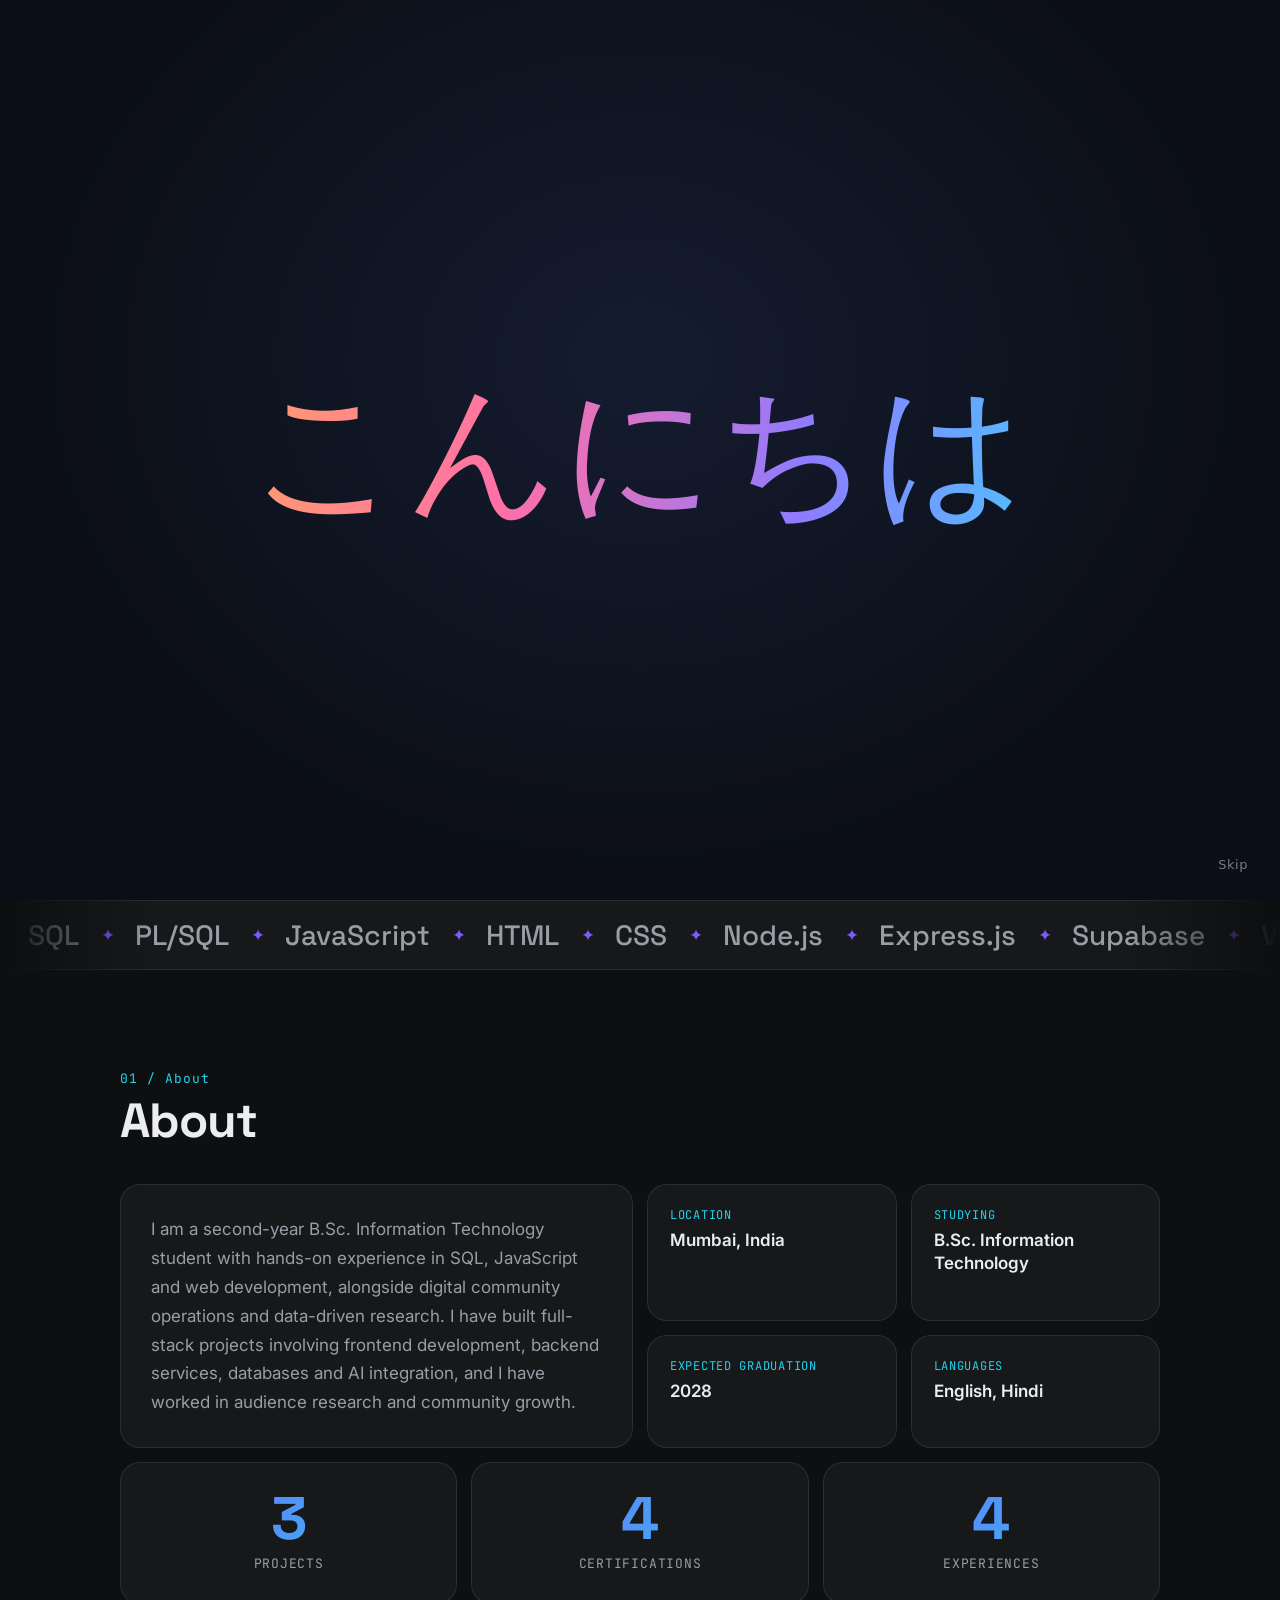
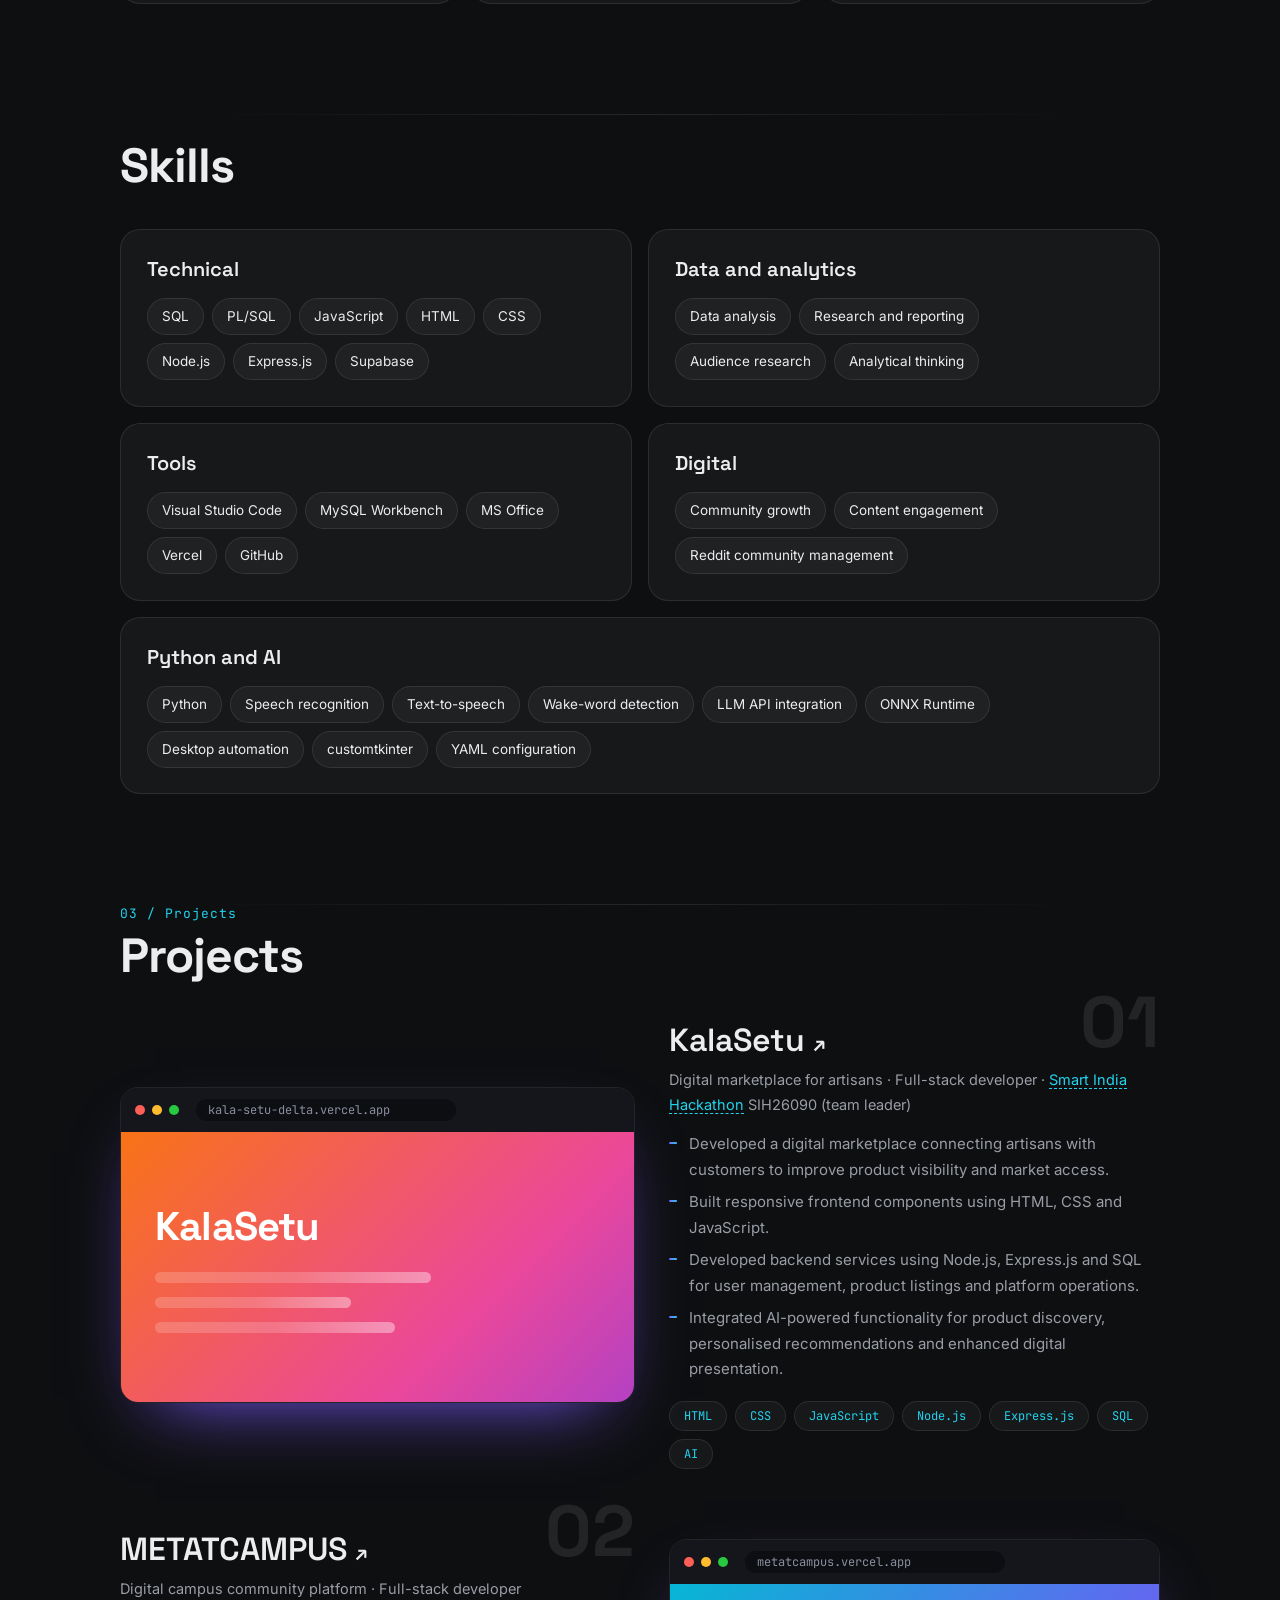
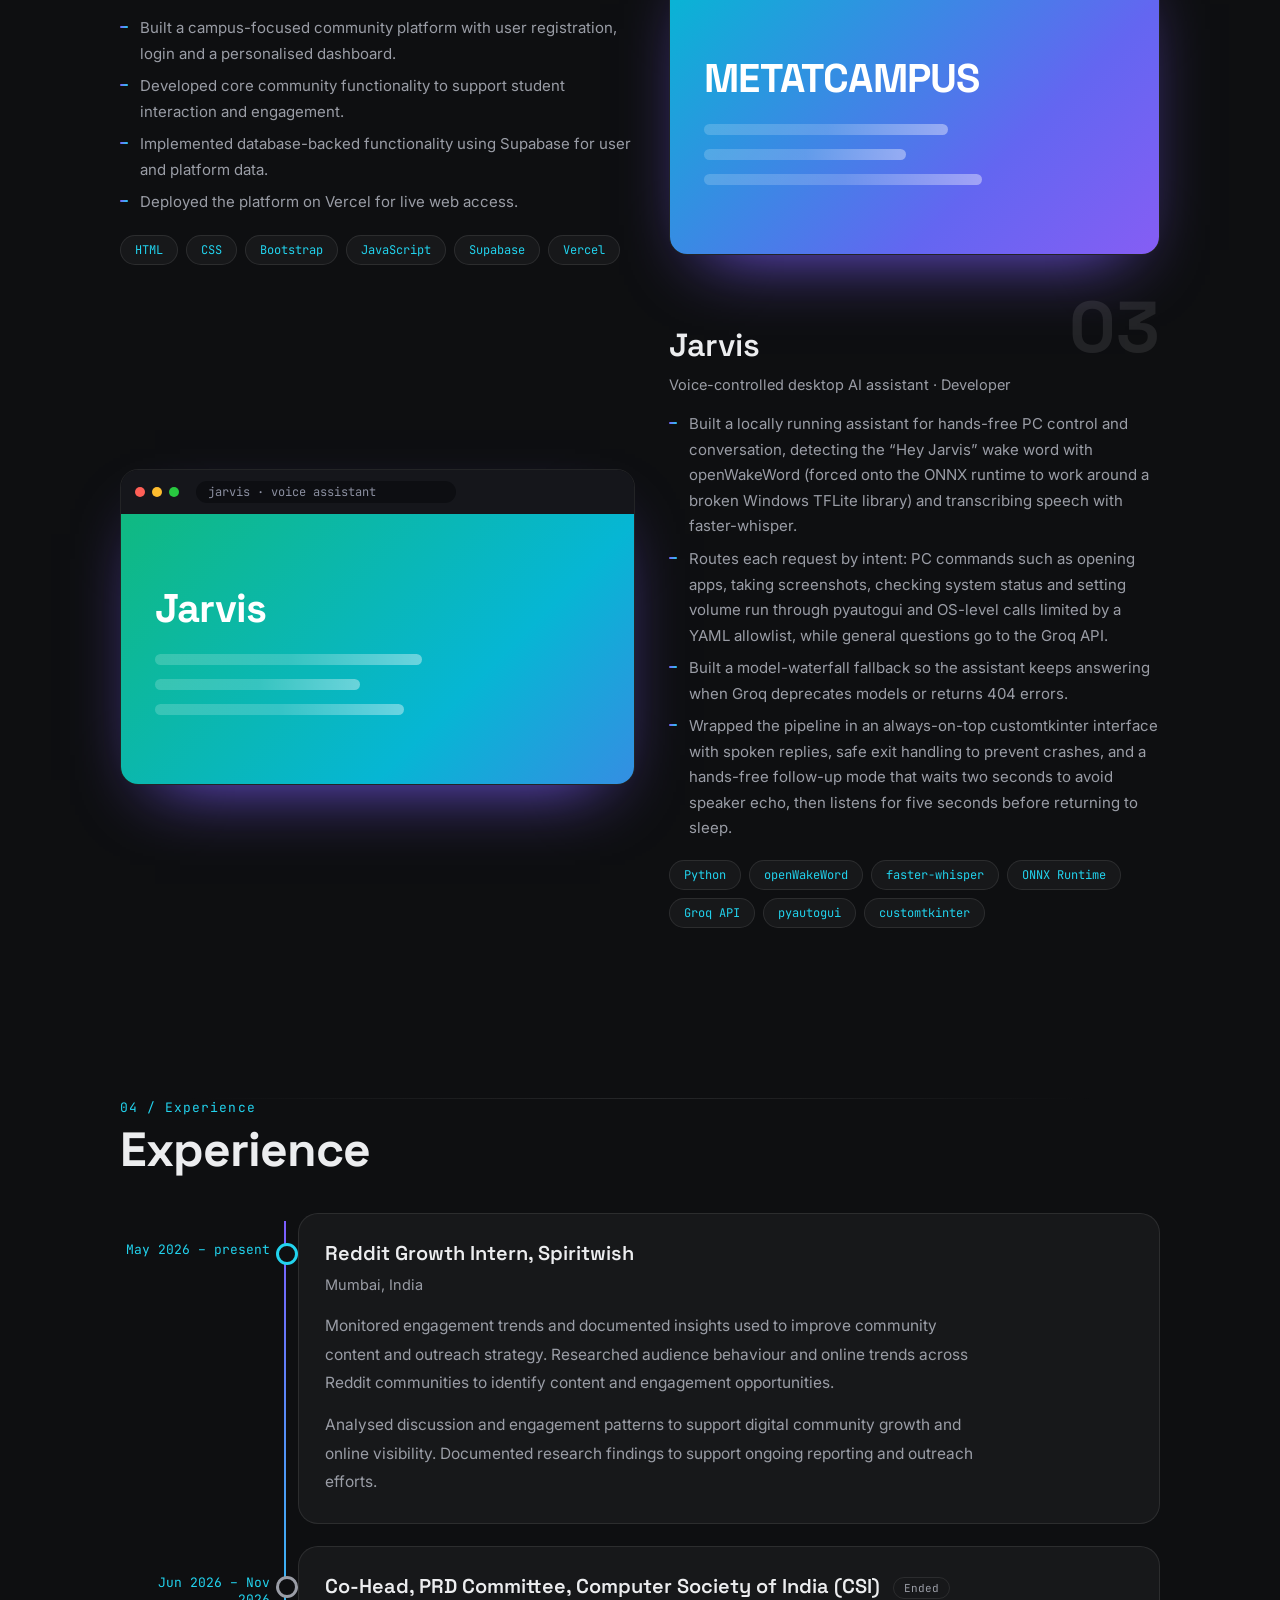
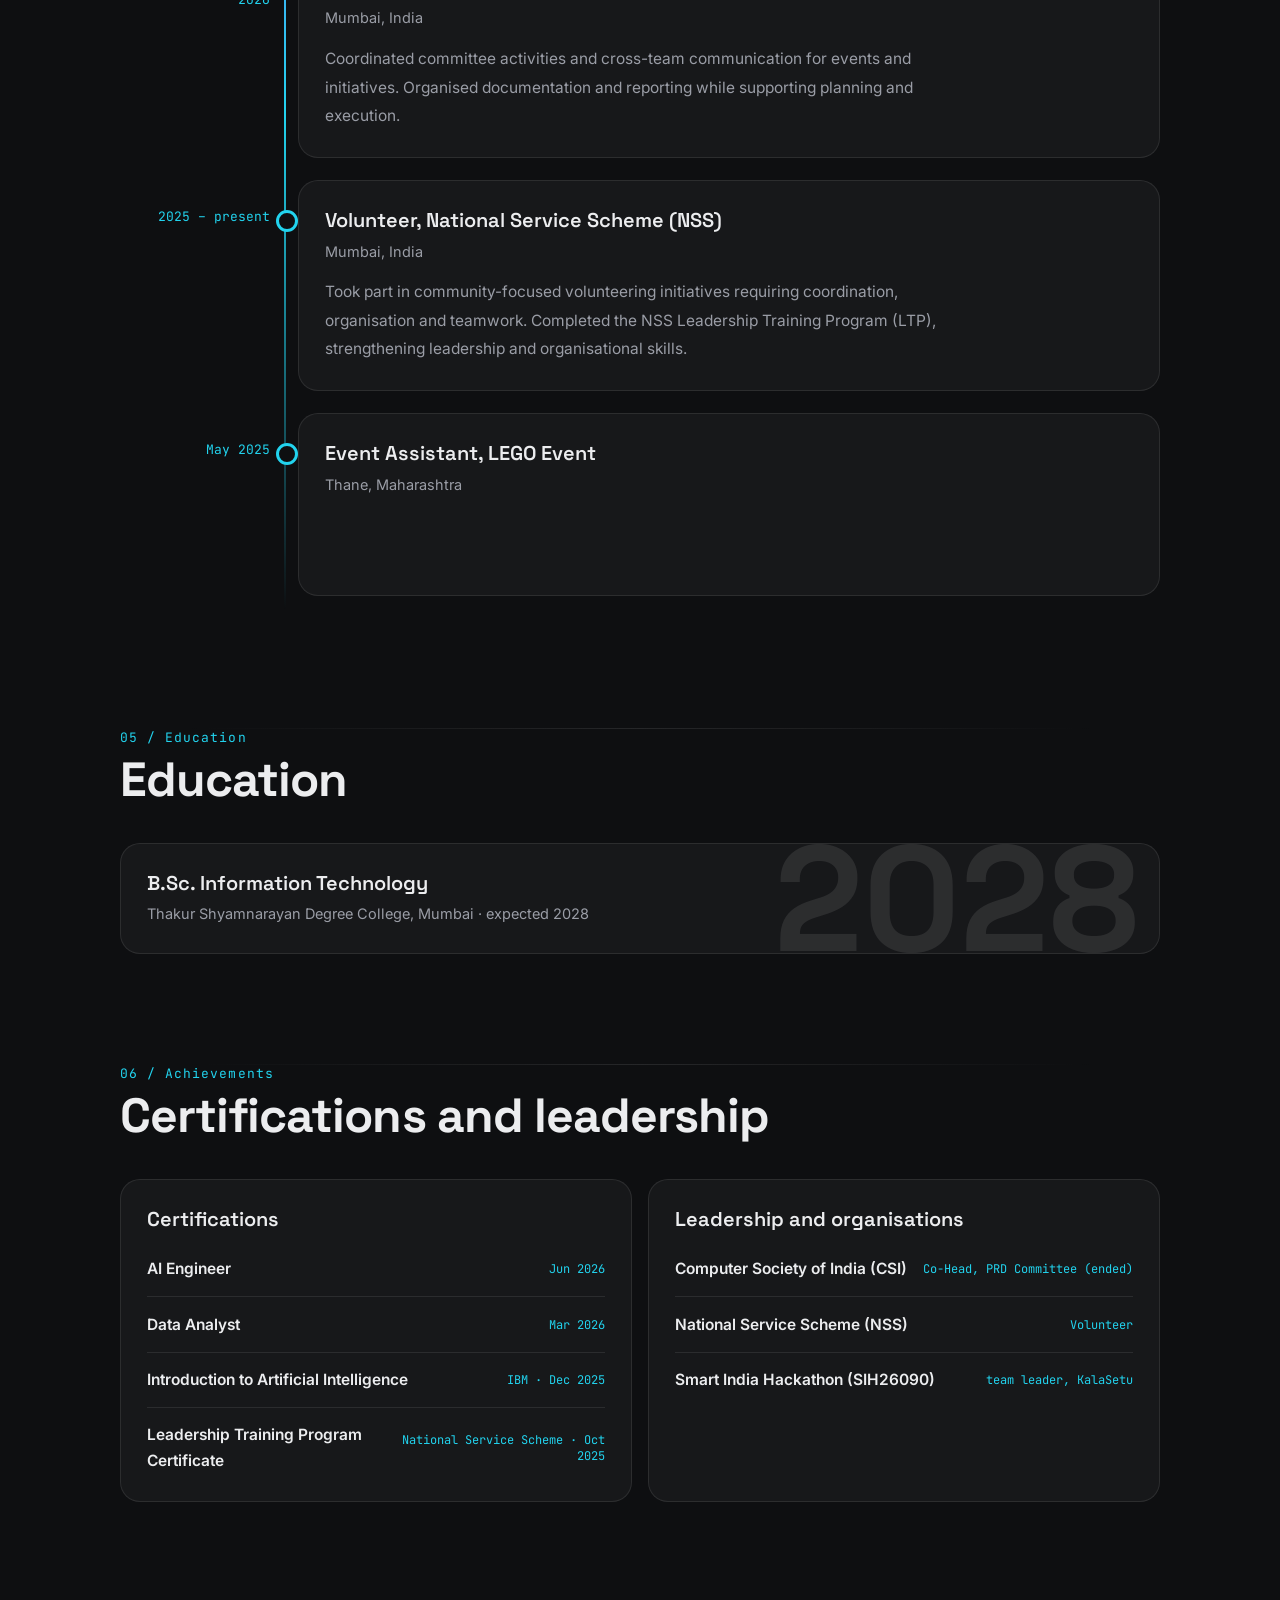
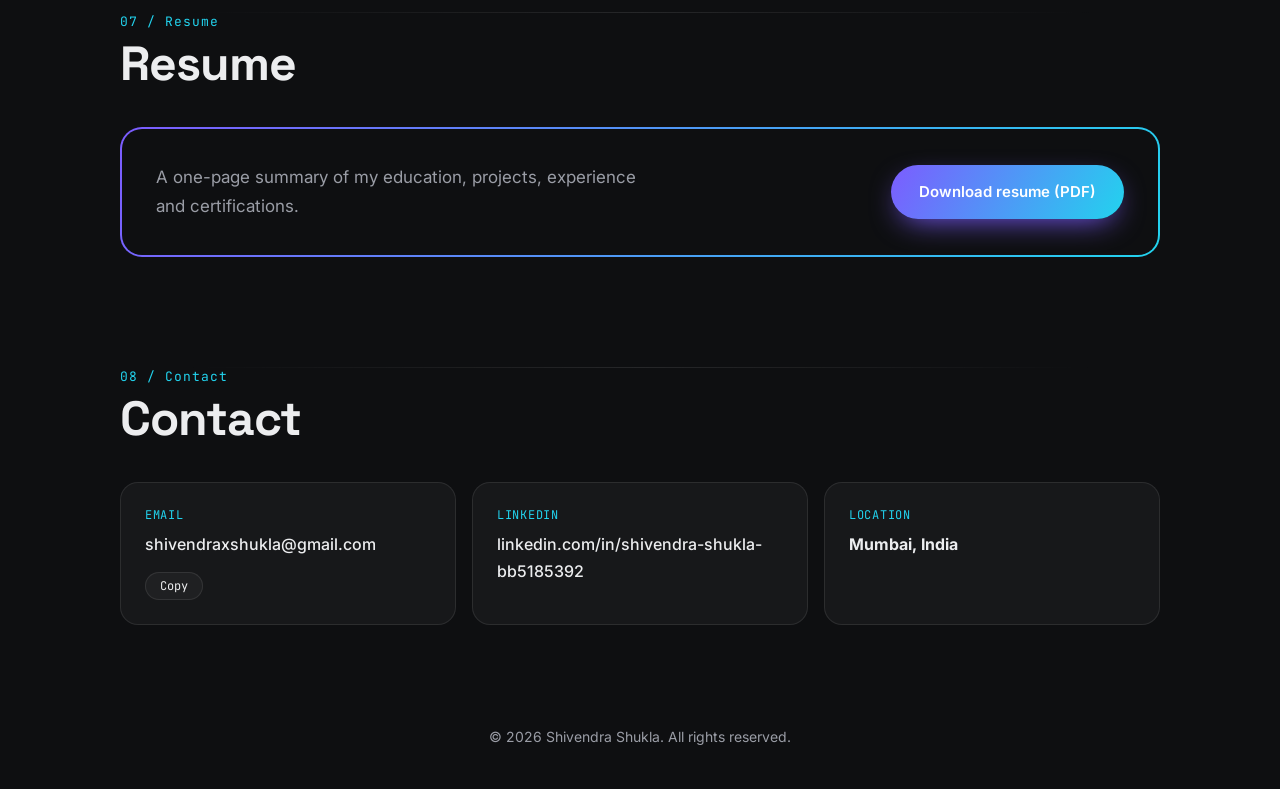
<file: index.html>
<!DOCTYPE html>
<html lang="en">
<head>
<meta charset="utf-8">
<meta name="viewport" content="width=device-width, initial-scale=1">
<title>Shivendra Shukla | IT Student and Developer</title>
<meta name="description" content="Shivendra Shukla is a second-year BSc IT student in Mumbai. Portfolio of projects, experience and certifications.">
<meta name="theme-color" content="#0E0F11">
<link rel="canonical" href="https://shivendra-cloud.github.io/shivendra-portfolio/">
<meta property="og:title" content="Shivendra Shukla | Portfolio">
<meta property="og:description" content="Portfolio of Shivendra Shukla: projects, experience and certifications.">
<meta property="og:type" content="website">
<meta property="og:url" content="https://shivendra-cloud.github.io/shivendra-portfolio/">
<meta name="twitter:card" content="summary">
<meta name="twitter:title" content="Shivendra Shukla | Portfolio">
<link rel="icon" href="assets/favicon.svg" type="image/svg+xml">
<link rel="preconnect" href="https://fonts.googleapis.com">
<link rel="preconnect" href="https://fonts.gstatic.com" crossorigin>
<link href="https://fonts.googleapis.com/css2?family=Inter:wght@400;500;600&family=Space+Grotesk:wght@500;600;700&family=JetBrains+Mono:wght@400;500&display=swap" rel="stylesheet">
<script>try{localStorage.removeItem("t")}catch(e){}</script>
<link rel="stylesheet" href="assets/css/redesign.css">
<noscript><style>.reveal{opacity:1!important;transform:none!important}.pre{display:none}</style></noscript>
<link rel="stylesheet" href="assets/enhance.css"></head>
<body>
<div class="pre" id="pre"><span>shiv<i>_</i></span><b></b></div>
<a class="skip" href="#main">Skip to content</a>
<div class="cur" id="cur"></div>
<div class="toast" id="toast" role="status">Email copied</div>
<header class="nav" id="top">
  <a class="logo" href="#top">shiv<span>_</span></a>
  <nav id="menu">
    <a href="#about">About</a><a href="#skills">Skills</a><a href="#projects">Projects</a>
    <a href="#experience">Experience</a><a href="#education">Education</a>
    <a href="#achievements">Achievements</a><a href="#contact">Contact</a>
  </nav>
  <div class="ctl">
    <button class="burger" id="burger" aria-label="Menu" aria-expanded="false"><i></i><i></i></button>
  </div>
</header>

<main id="main">
<section class="hero">
  <div class="hl">
    <p class="eyebrow reveal"><span class="dot"></span>Hello, world</p>
    <h1 id="name" aria-label="Shivendra Shukla">Shivendra Shukla</h1>
    <p class="role reveal"><span class="mono">&gt;</span> <span id="typed"></span><span class="caret"></span></p>
    <p class="lead reveal">I’m a Mumbai-based Information Technology student with hands-on experience in full-stack web development, SQL, data analysis and digital operations. I enjoy building practical technology solutions, exploring data and working on projects that solve real-world problems. Currently seeking internship and early-career opportunities worldwide where I can contribute, learn and grow.</p>
    <div class="cta reveal">
      <a class="btn primary magnetic" href="#projects">View projects</a>
      <a class="btn ghost magnetic" href="#contact">Get in touch</a>
    </div>
  </div>
  <div class="hr reveal" aria-hidden="true">
    <div class="term tilt">
      <div class="tbar"><i></i><i></i><i></i><span>shivendra.js</span></div>
      <pre><code><span style="--i:1"><b class="k">const</b> shivendra = {</span>
<span style="--i:2">  <b class="p">location</b>: <b class="s">"Mumbai, India"</b>,</span>
<span style="--i:3">  <b class="p">studying</b>: <b class="s">"B.Sc. Information Technology"</b>,</span>
<span style="--i:4">  <b class="p">graduation</b>: <b class="n">2028</b>,</span>
<span style="--i:5">  <b class="p">languages</b>: [<b class="s">"English"</b>, <b class="s">"Hindi"</b>],</span>
<span style="--i:6">  <b class="p">stack</b>: [<b class="s">"SQL"</b>, <b class="s">"JavaScript"</b>, <b class="s">"Node.js"</b>],</span>
<span style="--i:7">  <b class="p">seeking</b>: <b class="s">"internships worldwide"</b></span>
<span style="--i:8">};</span></code></pre>
    </div>
    <span class="fchip f1">SQL</span><span class="fchip f2">Node.js</span><span class="fchip f3">Supabase</span><span class="fchip f4">JavaScript</span>
  </div>
  <a class="scroll" href="#about" aria-label="Scroll down"><span></span></a>
</section>

<div class="marquee" aria-hidden="true"><div class="track">
  <span>SQL</span><span>PL/SQL</span><span>JavaScript</span><span>HTML</span><span>CSS</span><span>Node.js</span><span>Express.js</span><span>Supabase</span><span>Visual Studio Code</span><span>MySQL Workbench</span><span>MS Office</span><span>Vercel</span><span>GitHub</span>
</div></div>

<section id="about" class="sec">
  <p class="num reveal">01 / About</p>
  <h2 class="reveal">About</h2>
  <div class="bento">
    <div class="tile big reveal"><p>I am a second-year B.Sc. Information Technology student with hands-on experience in SQL, JavaScript and web development, alongside digital community operations and data-driven research. I have built full-stack projects involving frontend development, backend services, databases and AI integration, and I have worked in audience research and community growth.</p></div>
    <div class="tile fact reveal tilt"><small>Location</small><b>Mumbai, India</b></div>
    <div class="tile fact reveal tilt"><small>Studying</small><b>B.Sc. Information Technology</b></div>
    <div class="tile fact reveal tilt"><small>Expected graduation</small><b>2028</b></div>
    <div class="tile fact reveal tilt"><small>Languages</small><b>English, Hindi</b></div>
  </div>
  <div class="counts">
    <div class="tile reveal"><b data-n="3">3</b><span>Projects</span></div>
    <div class="tile reveal"><b data-n="4">4</b><span>Certifications</span></div>
    <div class="tile reveal"><b data-n="4">4</b><span>Experiences</span></div>
  </div>
</section>

<section id="skills" class="sec">
  <p class="num reveal">02 / Skills</p>
  <h2 class="reveal">Skills</h2>
  <div class="skills">
    <div class="card reveal tilt"><h3>Technical</h3><ul class="chips">
      <li>SQL</li><li>PL/SQL</li><li>JavaScript</li><li>HTML</li><li>CSS</li><li>Node.js</li><li>Express.js</li><li>Supabase</li></ul></div>
    <div class="card reveal tilt"><h3>Data and analytics</h3><ul class="chips">
      <li>Data analysis</li><li>Research and reporting</li><li>Audience research</li><li>Analytical thinking</li></ul></div>
    <div class="card reveal tilt"><h3>Tools</h3><ul class="chips">
      <li>Visual Studio Code</li><li>MySQL Workbench</li><li>MS Office</li><li>Vercel</li><li>GitHub</li></ul></div>
    <div class="card reveal tilt"><h3>Digital</h3><ul class="chips">
      <li>Community growth</li><li>Content engagement</li><li>Reddit community management</li></ul></div>
    <div class="card reveal tilt"><h3>Python and AI</h3><ul class="chips">
      <li>Python</li><li>Speech recognition</li><li>Text-to-speech</li><li>Wake-word detection</li><li>LLM API integration</li><li>ONNX Runtime</li><li>Desktop automation</li><li>customtkinter</li><li>YAML configuration</li></ul></div>
  </div>
</section>

<section id="projects" class="sec">
  <p class="num reveal">03 / Projects</p>
  <h2 class="reveal">Projects</h2>
  <article class="show reveal">
    <a class="mock m1" href="https://kala-setu-delta.vercel.app/" target="_blank" rel="noopener" aria-label="Open KalaSetu">
      <div class="mbar"><i></i><i></i><i></i><span>kala-setu-delta.vercel.app</span></div>
      <div class="mbody"><em>KalaSetu</em><span class="sk" style="width:62%"></span><span class="sk" style="width:44%"></span><span class="sk" style="width:54%"></span></div>
    </a>
    <div class="info">
      <span class="idx">01</span>
      <h3><a href="https://kala-setu-delta.vercel.app/" target="_blank" rel="noopener">KalaSetu <i>↗</i></a></h3>
      <p class="meta">Digital marketplace for artisans · Full-stack developer · <a href="https://www.sih.gov.in/" target="_blank" rel="noopener">Smart India Hackathon</a> SIH26090 (team leader)</p>
      <ul class="dash">
        <li>Developed a digital marketplace connecting artisans with customers to improve product visibility and market access.</li>
        <li>Built responsive frontend components using HTML, CSS and JavaScript.</li>
        <li>Developed backend services using Node.js, Express.js and SQL for user management, product listings and platform operations.</li>
        <li>Integrated AI-powered functionality for product discovery, personalised recommendations and enhanced digital presentation.</li>
      </ul>
      <ul class="chips sm"><li>HTML</li><li>CSS</li><li>JavaScript</li><li>Node.js</li><li>Express.js</li><li>SQL</li><li>AI</li></ul>
    </div>
  </article>
  <article class="show reveal">
    <a class="mock m2" href="https://metatcampus.vercel.app/index.html" target="_blank" rel="noopener" aria-label="Open METATCAMPUS">
      <div class="mbar"><i></i><i></i><i></i><span>metatcampus.vercel.app</span></div>
      <div class="mbody"><em>METATCAMPUS</em><span class="sk" style="width:58%"></span><span class="sk" style="width:48%"></span><span class="sk" style="width:66%"></span></div>
    </a>
    <div class="info">
      <span class="idx">02</span>
      <h3><a href="https://metatcampus.vercel.app/index.html" target="_blank" rel="noopener">METATCAMPUS <i>↗</i></a></h3>
      <p class="meta">Digital campus community platform · Full-stack developer</p>
      <ul class="dash">
        <li>Built a campus-focused community platform with user registration, login and a personalised dashboard.</li>
        <li>Developed core community functionality to support student interaction and engagement.</li>
        <li>Implemented database-backed functionality using Supabase for user and platform data.</li>
        <li>Deployed the platform on Vercel for live web access.</li>
      </ul>
      <ul class="chips sm"><li>HTML</li><li>CSS</li><li>Bootstrap</li><li>JavaScript</li><li>Supabase</li><li>Vercel</li></ul>
    </div>
  </article>
  <article class="show reveal" id="jarvis">
    <div class="mock m3" aria-hidden="true">
      <div class="mbar"><i></i><i></i><i></i><span>jarvis · voice assistant</span></div>
      <div class="mbody"><em>Jarvis</em><span class="sk" style="width:60%"></span><span class="sk" style="width:46%"></span><span class="sk" style="width:56%"></span></div>
    </div>
    <div class="info">
      <span class="idx">03</span>
      <h3>Jarvis</h3>
      <p class="meta">Voice-controlled desktop AI assistant · Developer</p>
      <ul class="dash">
        <li>Built a locally running assistant for hands-free PC control and conversation, detecting the “Hey Jarvis” wake word with openWakeWord (forced onto the ONNX runtime to work around a broken Windows TFLite library) and transcribing speech with faster-whisper.</li>
        <li>Routes each request by intent: PC commands such as opening apps, taking screenshots, checking system status and setting volume run through pyautogui and OS-level calls limited by a YAML allowlist, while general questions go to the Groq API.</li>
        <li>Built a model-waterfall fallback so the assistant keeps answering when Groq deprecates models or returns 404 errors.</li>
        <li>Wrapped the pipeline in an always-on-top customtkinter interface with spoken replies, safe exit handling to prevent crashes, and a hands-free follow-up mode that waits two seconds to avoid speaker echo, then listens for five seconds before returning to sleep.</li>
      </ul>
      <ul class="chips sm"><li>Python</li><li>openWakeWord</li><li>faster-whisper</li><li>ONNX Runtime</li><li>Groq API</li><li>pyautogui</li><li>customtkinter</li></ul>
    </div>
  </article>
</section>

<section id="experience" class="sec">
  <p class="num reveal">04 / Experience</p>
  <h2 class="reveal">Experience</h2>
  <ol class="tl">
    <li class="reveal"><div class="when">May 2026 – present</div>
      <div class="card tilt"><h3>Reddit Growth Intern, Spiritwish</h3><p class="meta">Mumbai, India</p>
        <div class="exp"><p>Monitored engagement trends and documented insights used to improve community content and outreach strategy. Researched audience behaviour and online trends across Reddit communities to identify content and engagement opportunities.</p><p>Analysed discussion and engagement patterns to support digital community growth and online visibility. Documented research findings to support ongoing reporting and outreach efforts.</p></div></div></li>
    <li class="reveal ended"><div class="when">Jun 2026 &ndash; Nov 2026</div>
      <div class="card tilt"><h3>Co-Head, PRD Committee, Computer Society of India (CSI) <em class="tag">Ended</em></h3><p class="meta">Mumbai, India</p>
        <div class="exp"><p>Coordinated committee activities and cross-team communication for events and initiatives. Organised documentation and reporting while supporting planning and execution.</p></div></div></li>
    <li class="reveal"><div class="when">2025 – present</div>
      <div class="card tilt"><h3>Volunteer, National Service Scheme (NSS)</h3><p class="meta">Mumbai, India</p>
        <div class="exp"><p>Took part in community-focused volunteering initiatives requiring coordination, organisation and teamwork. Completed the NSS Leadership Training Program (LTP), strengthening leadership and organisational skills.</p></div></div></li>
    <li class="reveal"><div class="when">May 2025</div>
      <div class="card tilt"><h3>Event Assistant, LEGO Event</h3><p class="meta">Thane, Maharashtra</p>
        <div class="exp"><p>Supported on-ground event operations, assisting with participant interaction and coordination.</p></div></div></li>
  </ol>
</section>

<section id="education" class="sec">
  <p class="num reveal">05 / Education</p>
  <h2 class="reveal">Education</h2>
  <div class="card edu reveal tilt">
    <span class="wm">2028</span>
    <h3>B.Sc. Information Technology</h3>
    <p class="meta">Thakur Shyamnarayan Degree College, Mumbai · expected 2028</p>
  </div>
</section>

<section id="achievements" class="sec">
  <p class="num reveal">06 / Achievements</p>
  <h2 class="reveal">Certifications and leadership</h2>
  <div class="two">
    <div class="card reveal tilt"><h3>Certifications</h3>
      <ul class="certs">
        <li><b>AI Engineer</b><span>Jun 2026</span></li>
        <li><b>Data Analyst</b><span>Mar 2026</span></li>
        <li><b>Introduction to Artificial Intelligence</b><span>IBM · Dec 2025</span></li>
        <li><b>Leadership Training Program Certificate</b><span>National Service Scheme · Oct 2025</span></li>
      </ul></div>
    <div class="card reveal tilt"><h3>Leadership and organisations</h3>
      <ul class="certs">
        <li><b>Computer Society of India (CSI)</b><span>Co-Head, PRD Committee (ended)</span></li>
        <li><b>National Service Scheme (NSS)</b><span>Volunteer</span></li>
        <li><b>Smart India Hackathon (SIH26090)</b><span>team leader, KalaSetu</span></li>
      </ul></div>
  </div>
</section>

<section id="resume" class="sec">
  <p class="num reveal">07 / Resume</p>
  <h2 class="reveal">Resume</h2>
  <div class="resume reveal"><div class="rin">
    <p>A one-page summary of my education, projects, experience and certifications.</p>
    <a class="btn primary magnetic" href="assets/Shivendra_Shukla_Resume.pdf" download>Download resume (PDF)</a>
  </div></div>
</section>

<section id="contact" class="sec">
  <p class="num reveal">08 / Contact</p>
  <h2 class="reveal">Contact</h2>
  <ul class="contact">
    <li class="reveal tilt"><span>Email</span><a href="mailto:shivendraxshukla@gmail.com">shivendraxshukla@gmail.com</a><button class="copy" id="copy" type="button">Copy</button></li>
    <li class="reveal tilt"><span>LinkedIn</span><a href="https://www.linkedin.com/in/shivendra-shukla-bb5185392" target="_blank" rel="noopener">linkedin.com/in/shivendra-shukla-bb5185392</a></li>
    <li class="reveal tilt"><span>Location</span><b>Mumbai, India</b></li>
  </ul>
</section>
</main>

<footer><p>© <span id="year">2026</span> Shivendra Shukla. All rights reserved.</p></footer>
<script src="assets/js/redesign.js"></script>
<script src="assets/enhance.js" defer></script><script src="assets/js/ios-hello.js" defer></script>
</body>
</html>
</file>
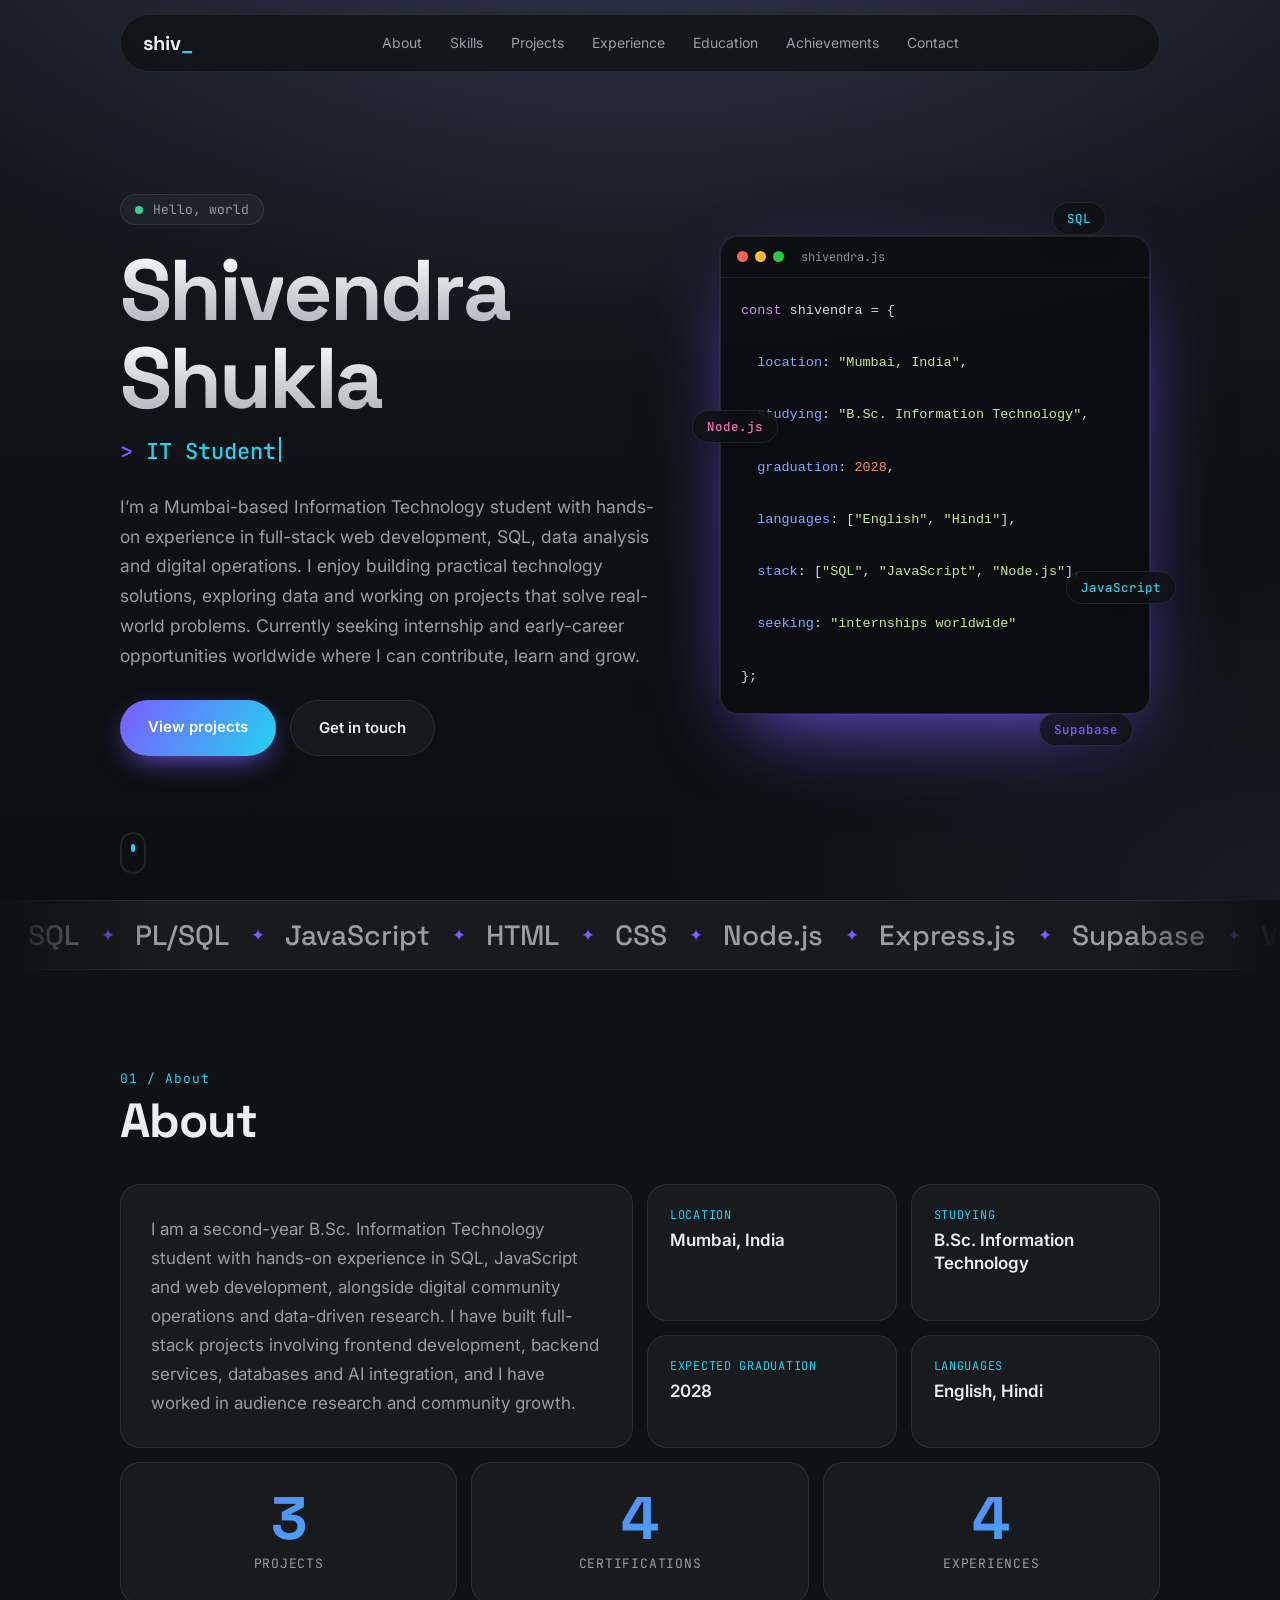
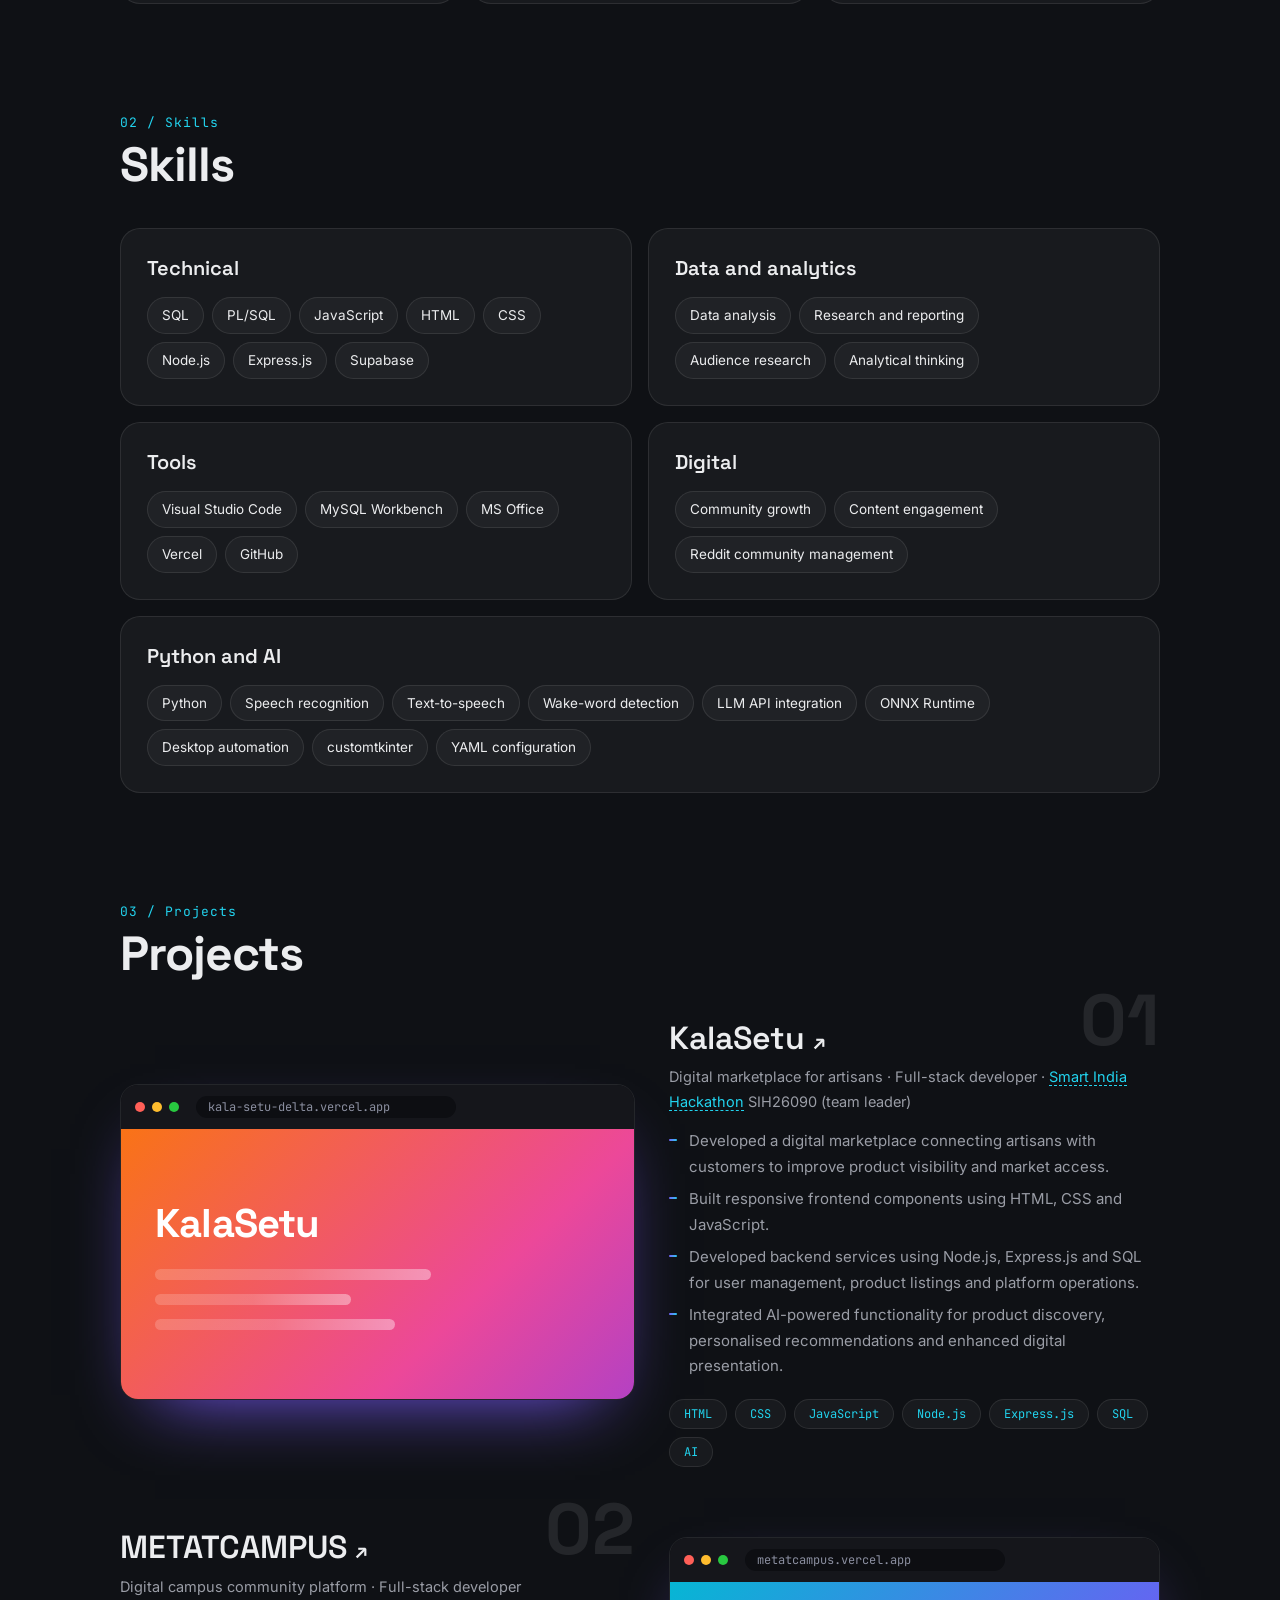
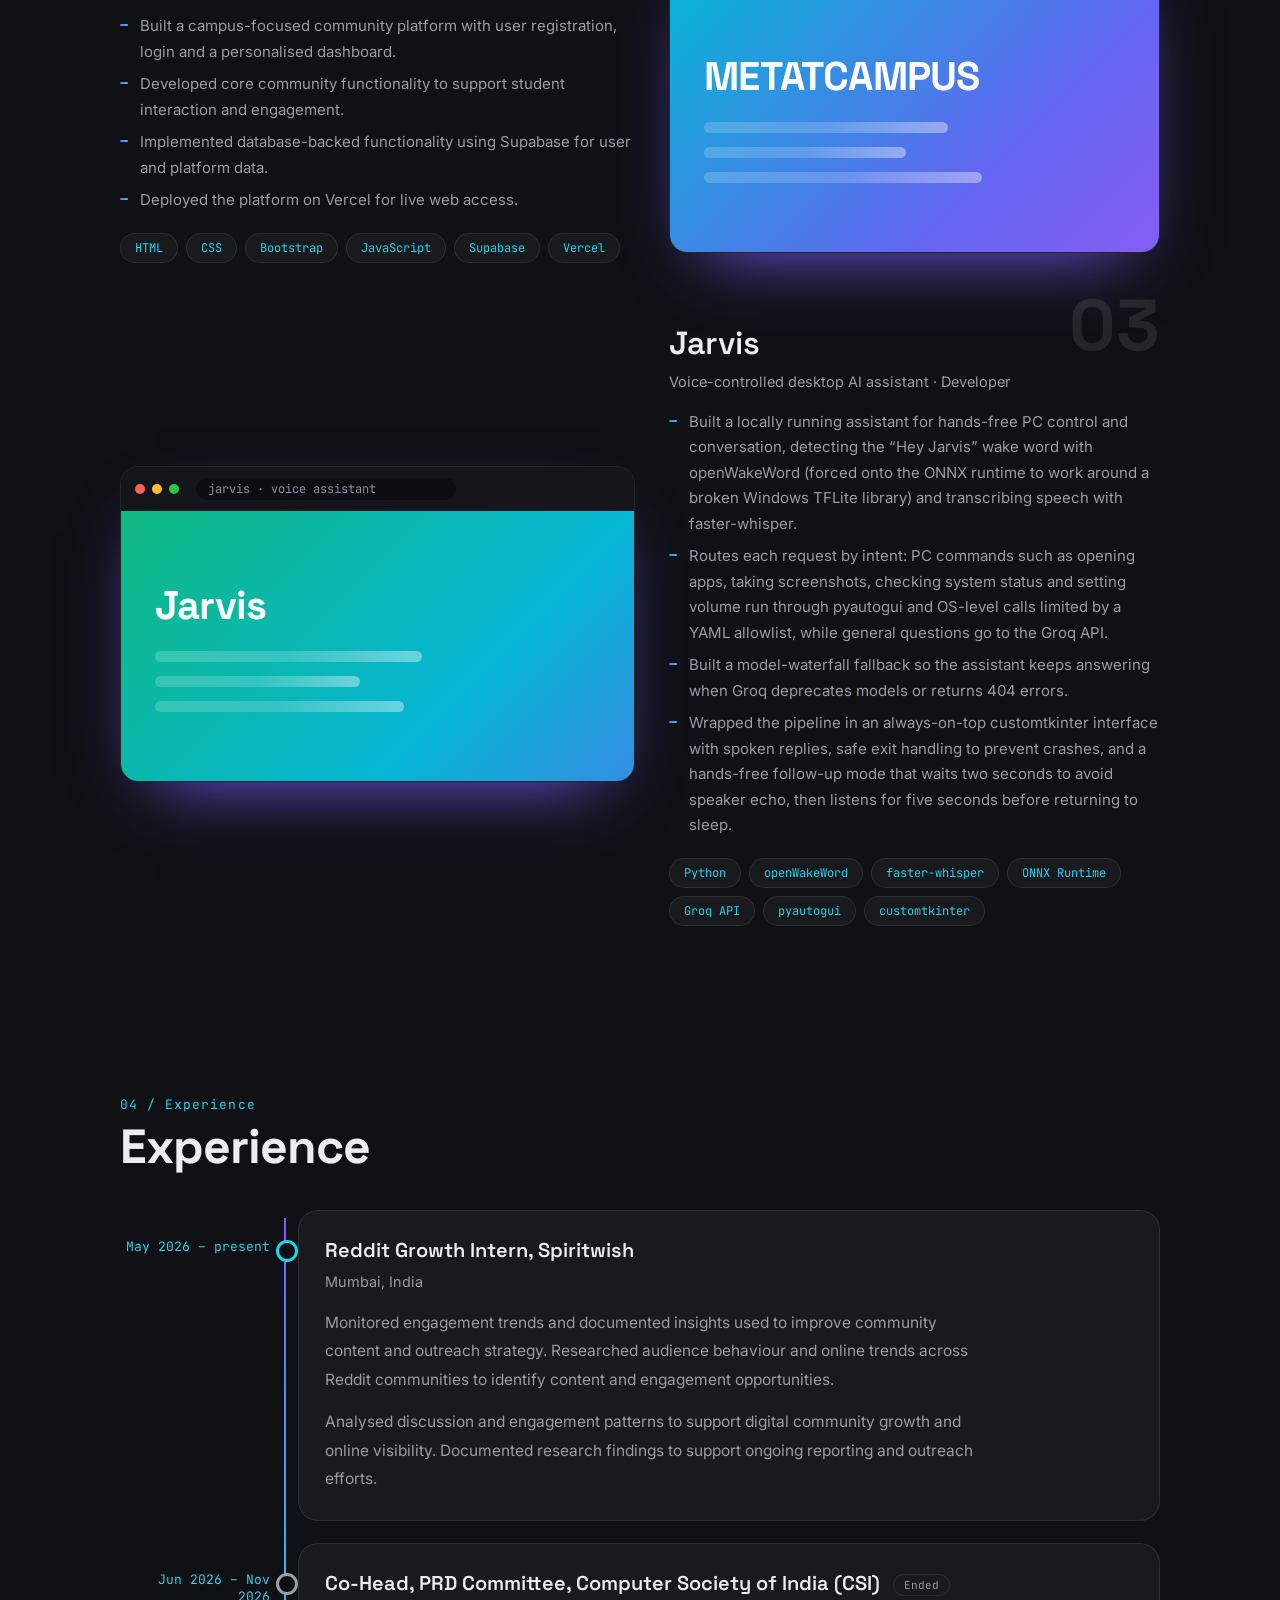
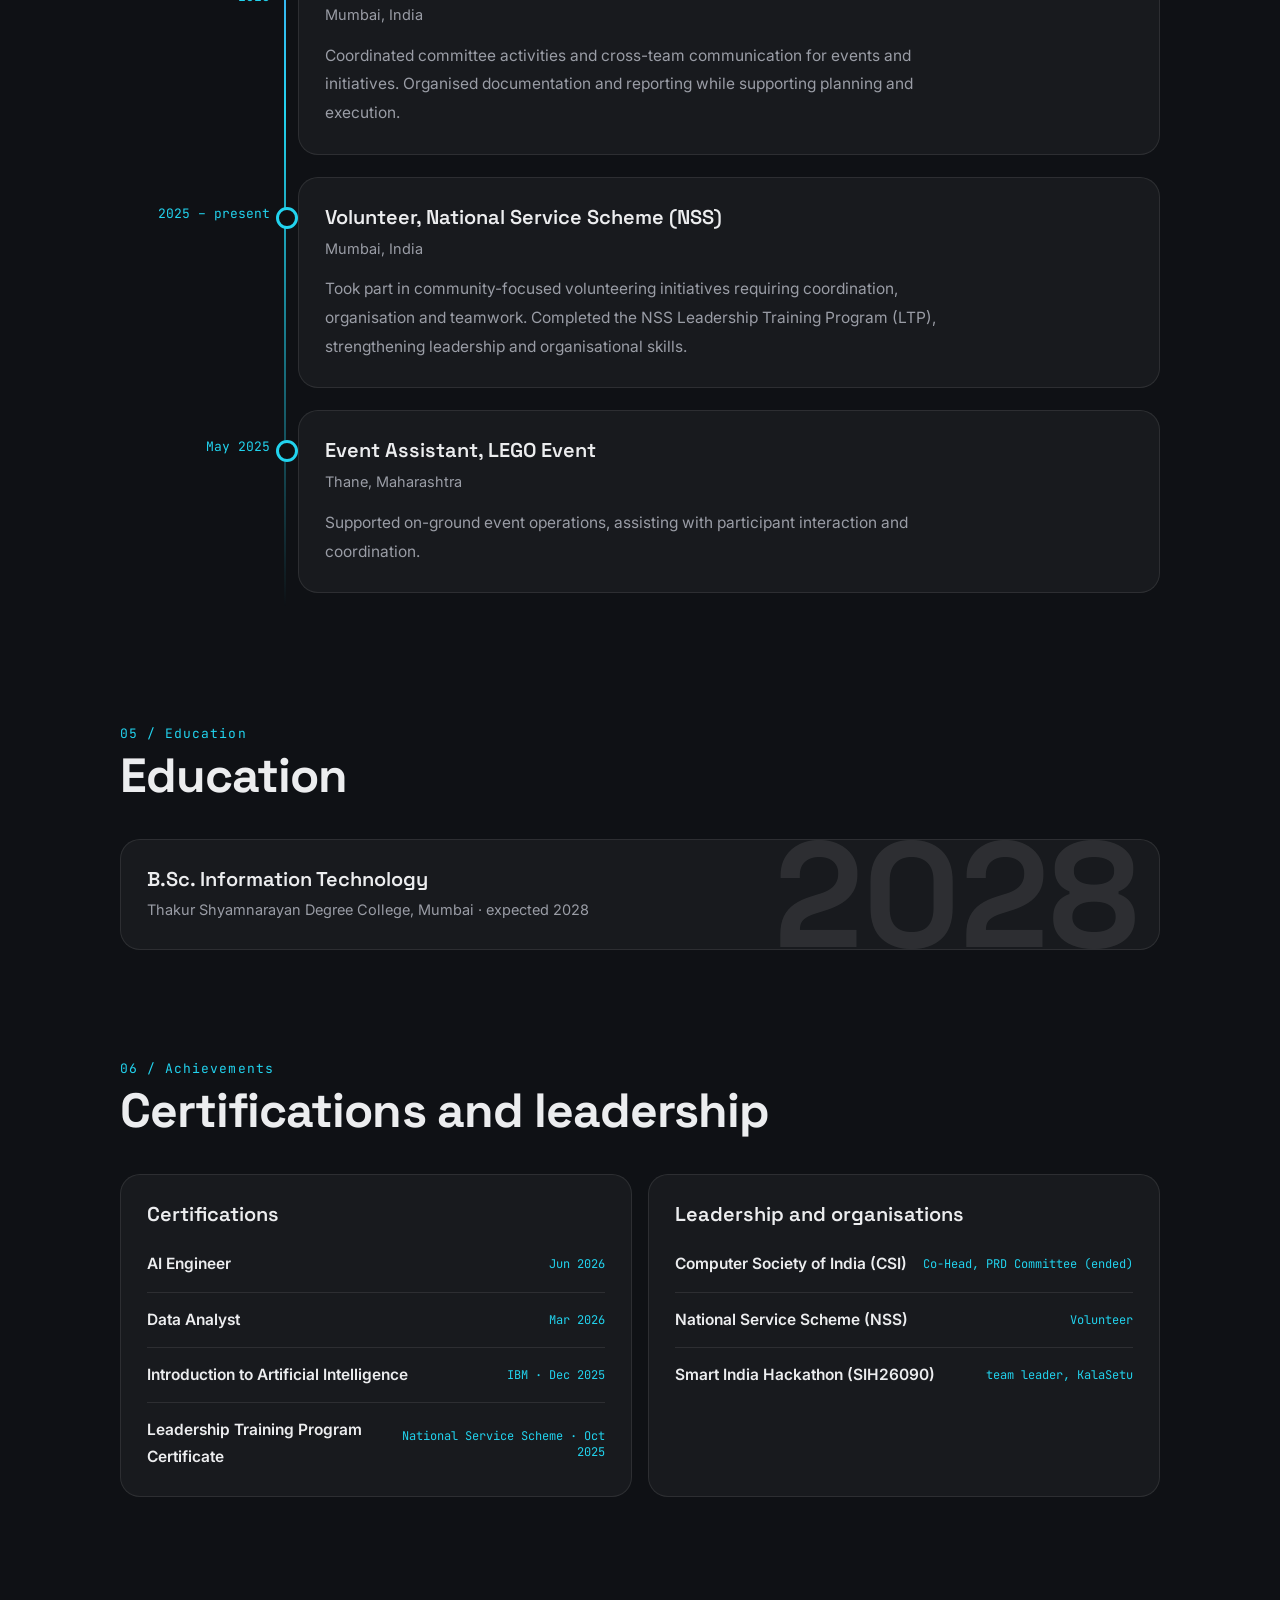
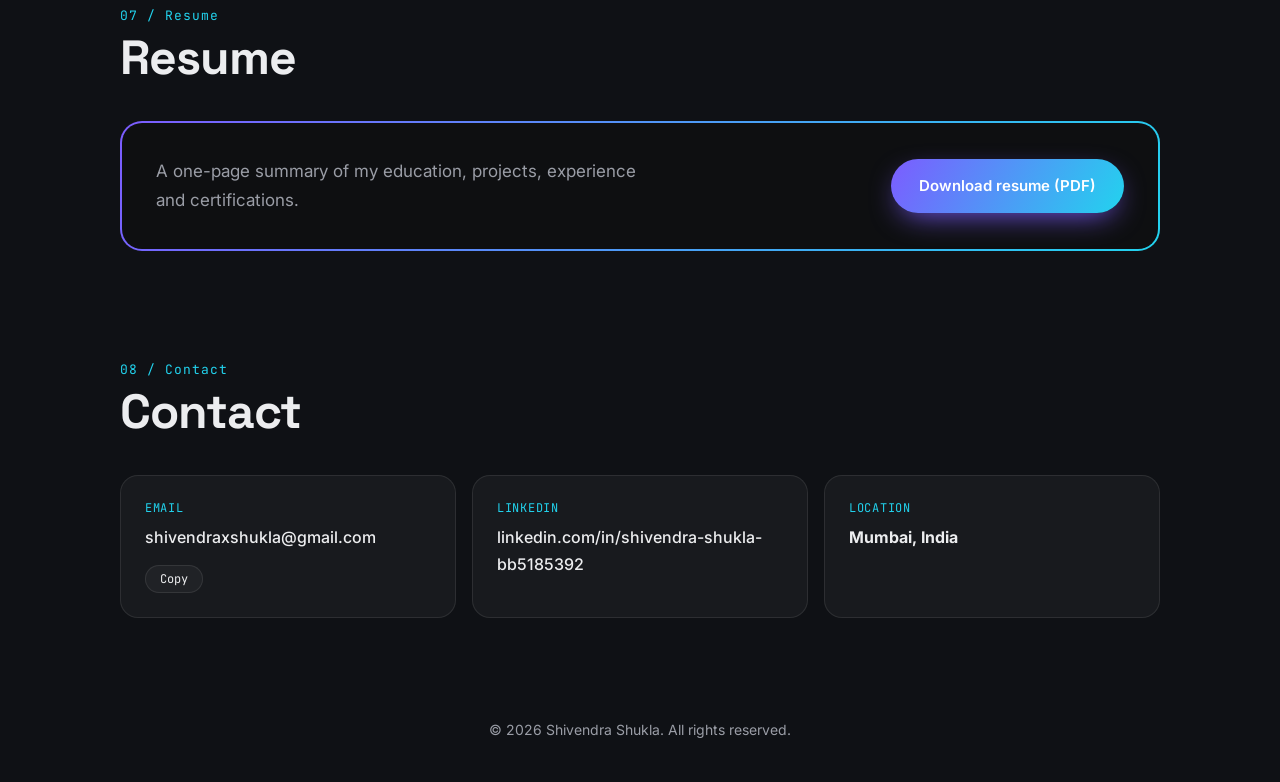
<file: shivendra-portfolio-main/index.html>
<!DOCTYPE html>
<html lang="en">
<head>
<meta charset="utf-8">
<meta name="viewport" content="width=device-width, initial-scale=1">
<title>Shivendra Shukla | IT Student and Developer</title>
<meta name="description" content="Shivendra Shukla is a second-year BSc IT student in Mumbai. Portfolio of projects, experience and certifications.">
<meta name="theme-color" content="#0E0F11">
<link rel="canonical" href="https://shivendra-cloud.github.io/shivendra-portfolio/">
<meta property="og:title" content="Shivendra Shukla | Portfolio">
<meta property="og:description" content="Portfolio of Shivendra Shukla: projects, experience and certifications.">
<meta property="og:type" content="website">
<meta property="og:url" content="https://shivendra-cloud.github.io/shivendra-portfolio/">
<meta name="twitter:card" content="summary">
<meta name="twitter:title" content="Shivendra Shukla | Portfolio">
<link rel="icon" href="assets/favicon.svg" type="image/svg+xml">
<link rel="preconnect" href="https://fonts.googleapis.com">
<link rel="preconnect" href="https://fonts.gstatic.com" crossorigin>
<link href="https://fonts.googleapis.com/css2?family=Inter:wght@400;500;600&family=Space+Grotesk:wght@500;600;700&family=JetBrains+Mono:wght@400;500&display=swap" rel="stylesheet">
<script>try{localStorage.removeItem("t")}catch(e){}</script>
<link rel="stylesheet" href="assets/css/redesign.css">
<noscript><style>.reveal{opacity:1!important;transform:none!important}.pre{display:none}</style></noscript>
</head>
<body>
<div class="pre" id="pre"><span>shiv<i>_</i></span><b></b></div>
<a class="skip" href="#main">Skip to content</a>
<div class="cur" id="cur"></div>
<div class="toast" id="toast" role="status">Email copied</div>
<header class="nav" id="top">
  <a class="logo" href="#top">shiv<span>_</span></a>
  <nav id="menu">
    <a href="#about">About</a><a href="#skills">Skills</a><a href="#projects">Projects</a>
    <a href="#experience">Experience</a><a href="#education">Education</a>
    <a href="#achievements">Achievements</a><a href="#contact">Contact</a>
  </nav>
  <div class="ctl">
    <button class="burger" id="burger" aria-label="Menu" aria-expanded="false"><i></i><i></i></button>
  </div>
</header>

<main id="main">
<section class="hero">
  <div class="hl">
    <p class="eyebrow reveal"><span class="dot"></span>Hello, world</p>
    <h1 id="name" aria-label="Shivendra Shukla">Shivendra Shukla</h1>
    <p class="role reveal"><span class="mono">&gt;</span> <span id="typed"></span><span class="caret"></span></p>
    <p class="lead reveal">I’m a Mumbai-based Information Technology student with hands-on experience in full-stack web development, SQL, data analysis and digital operations. I enjoy building practical technology solutions, exploring data and working on projects that solve real-world problems. Currently seeking internship and early-career opportunities worldwide where I can contribute, learn and grow.</p>
    <div class="cta reveal">
      <a class="btn primary magnetic" href="#projects">View projects</a>
      <a class="btn ghost magnetic" href="#contact">Get in touch</a>
    </div>
  </div>
  <div class="hr reveal" aria-hidden="true">
    <div class="term tilt">
      <div class="tbar"><i></i><i></i><i></i><span>shivendra.js</span></div>
      <pre><code><span style="--i:1"><b class="k">const</b> shivendra = {</span>
<span style="--i:2">  <b class="p">location</b>: <b class="s">"Mumbai, India"</b>,</span>
<span style="--i:3">  <b class="p">studying</b>: <b class="s">"B.Sc. Information Technology"</b>,</span>
<span style="--i:4">  <b class="p">graduation</b>: <b class="n">2028</b>,</span>
<span style="--i:5">  <b class="p">languages</b>: [<b class="s">"English"</b>, <b class="s">"Hindi"</b>],</span>
<span style="--i:6">  <b class="p">stack</b>: [<b class="s">"SQL"</b>, <b class="s">"JavaScript"</b>, <b class="s">"Node.js"</b>],</span>
<span style="--i:7">  <b class="p">seeking</b>: <b class="s">"internships worldwide"</b></span>
<span style="--i:8">};</span></code></pre>
    </div>
    <span class="fchip f1">SQL</span><span class="fchip f2">Node.js</span><span class="fchip f3">Supabase</span><span class="fchip f4">JavaScript</span>
  </div>
  <a class="scroll" href="#about" aria-label="Scroll down"><span></span></a>
</section>

<div class="marquee" aria-hidden="true"><div class="track">
  <span>SQL</span><span>PL/SQL</span><span>JavaScript</span><span>HTML</span><span>CSS</span><span>Node.js</span><span>Express.js</span><span>Supabase</span><span>Visual Studio Code</span><span>MySQL Workbench</span><span>MS Office</span><span>Vercel</span><span>GitHub</span>
</div></div>

<section id="about" class="sec">
  <p class="num reveal">01 / About</p>
  <h2 class="reveal">About</h2>
  <div class="bento">
    <div class="tile big reveal"><p>I am a second-year B.Sc. Information Technology student with hands-on experience in SQL, JavaScript and web development, alongside digital community operations and data-driven research. I have built full-stack projects involving frontend development, backend services, databases and AI integration, and I have worked in audience research and community growth.</p></div>
    <div class="tile fact reveal tilt"><small>Location</small><b>Mumbai, India</b></div>
    <div class="tile fact reveal tilt"><small>Studying</small><b>B.Sc. Information Technology</b></div>
    <div class="tile fact reveal tilt"><small>Expected graduation</small><b>2028</b></div>
    <div class="tile fact reveal tilt"><small>Languages</small><b>English, Hindi</b></div>
  </div>
  <div class="counts">
    <div class="tile reveal"><b data-n="3">3</b><span>Projects</span></div>
    <div class="tile reveal"><b data-n="4">4</b><span>Certifications</span></div>
    <div class="tile reveal"><b data-n="4">4</b><span>Experiences</span></div>
  </div>
</section>

<section id="skills" class="sec">
  <p class="num reveal">02 / Skills</p>
  <h2 class="reveal">Skills</h2>
  <div class="skills">
    <div class="card reveal tilt"><h3>Technical</h3><ul class="chips">
      <li>SQL</li><li>PL/SQL</li><li>JavaScript</li><li>HTML</li><li>CSS</li><li>Node.js</li><li>Express.js</li><li>Supabase</li></ul></div>
    <div class="card reveal tilt"><h3>Data and analytics</h3><ul class="chips">
      <li>Data analysis</li><li>Research and reporting</li><li>Audience research</li><li>Analytical thinking</li></ul></div>
    <div class="card reveal tilt"><h3>Tools</h3><ul class="chips">
      <li>Visual Studio Code</li><li>MySQL Workbench</li><li>MS Office</li><li>Vercel</li><li>GitHub</li></ul></div>
    <div class="card reveal tilt"><h3>Digital</h3><ul class="chips">
      <li>Community growth</li><li>Content engagement</li><li>Reddit community management</li></ul></div>
    <div class="card reveal tilt"><h3>Python and AI</h3><ul class="chips">
      <li>Python</li><li>Speech recognition</li><li>Text-to-speech</li><li>Wake-word detection</li><li>LLM API integration</li><li>ONNX Runtime</li><li>Desktop automation</li><li>customtkinter</li><li>YAML configuration</li></ul></div>
  </div>
</section>

<section id="projects" class="sec">
  <p class="num reveal">03 / Projects</p>
  <h2 class="reveal">Projects</h2>
  <article class="show reveal">
    <a class="mock m1" href="https://kala-setu-delta.vercel.app/" target="_blank" rel="noopener" aria-label="Open KalaSetu">
      <div class="mbar"><i></i><i></i><i></i><span>kala-setu-delta.vercel.app</span></div>
      <div class="mbody"><em>KalaSetu</em><span class="sk" style="width:62%"></span><span class="sk" style="width:44%"></span><span class="sk" style="width:54%"></span></div>
    </a>
    <div class="info">
      <span class="idx">01</span>
      <h3><a href="https://kala-setu-delta.vercel.app/" target="_blank" rel="noopener">KalaSetu <i>↗</i></a></h3>
      <p class="meta">Digital marketplace for artisans · Full-stack developer · <a href="https://www.sih.gov.in/" target="_blank" rel="noopener">Smart India Hackathon</a> SIH26090 (team leader)</p>
      <ul class="dash">
        <li>Developed a digital marketplace connecting artisans with customers to improve product visibility and market access.</li>
        <li>Built responsive frontend components using HTML, CSS and JavaScript.</li>
        <li>Developed backend services using Node.js, Express.js and SQL for user management, product listings and platform operations.</li>
        <li>Integrated AI-powered functionality for product discovery, personalised recommendations and enhanced digital presentation.</li>
      </ul>
      <ul class="chips sm"><li>HTML</li><li>CSS</li><li>JavaScript</li><li>Node.js</li><li>Express.js</li><li>SQL</li><li>AI</li></ul>
    </div>
  </article>
  <article class="show reveal">
    <a class="mock m2" href="https://metatcampus.vercel.app/index.html" target="_blank" rel="noopener" aria-label="Open METATCAMPUS">
      <div class="mbar"><i></i><i></i><i></i><span>metatcampus.vercel.app</span></div>
      <div class="mbody"><em>METATCAMPUS</em><span class="sk" style="width:58%"></span><span class="sk" style="width:48%"></span><span class="sk" style="width:66%"></span></div>
    </a>
    <div class="info">
      <span class="idx">02</span>
      <h3><a href="https://metatcampus.vercel.app/index.html" target="_blank" rel="noopener">METATCAMPUS <i>↗</i></a></h3>
      <p class="meta">Digital campus community platform · Full-stack developer</p>
      <ul class="dash">
        <li>Built a campus-focused community platform with user registration, login and a personalised dashboard.</li>
        <li>Developed core community functionality to support student interaction and engagement.</li>
        <li>Implemented database-backed functionality using Supabase for user and platform data.</li>
        <li>Deployed the platform on Vercel for live web access.</li>
      </ul>
      <ul class="chips sm"><li>HTML</li><li>CSS</li><li>Bootstrap</li><li>JavaScript</li><li>Supabase</li><li>Vercel</li></ul>
    </div>
  </article>
  <article class="show reveal" id="jarvis">
    <div class="mock m3" aria-hidden="true">
      <div class="mbar"><i></i><i></i><i></i><span>jarvis · voice assistant</span></div>
      <div class="mbody"><em>Jarvis</em><span class="sk" style="width:60%"></span><span class="sk" style="width:46%"></span><span class="sk" style="width:56%"></span></div>
    </div>
    <div class="info">
      <span class="idx">03</span>
      <h3>Jarvis</h3>
      <p class="meta">Voice-controlled desktop AI assistant · Developer</p>
      <ul class="dash">
        <li>Built a locally running assistant for hands-free PC control and conversation, detecting the “Hey Jarvis” wake word with openWakeWord (forced onto the ONNX runtime to work around a broken Windows TFLite library) and transcribing speech with faster-whisper.</li>
        <li>Routes each request by intent: PC commands such as opening apps, taking screenshots, checking system status and setting volume run through pyautogui and OS-level calls limited by a YAML allowlist, while general questions go to the Groq API.</li>
        <li>Built a model-waterfall fallback so the assistant keeps answering when Groq deprecates models or returns 404 errors.</li>
        <li>Wrapped the pipeline in an always-on-top customtkinter interface with spoken replies, safe exit handling to prevent crashes, and a hands-free follow-up mode that waits two seconds to avoid speaker echo, then listens for five seconds before returning to sleep.</li>
      </ul>
      <ul class="chips sm"><li>Python</li><li>openWakeWord</li><li>faster-whisper</li><li>ONNX Runtime</li><li>Groq API</li><li>pyautogui</li><li>customtkinter</li></ul>
    </div>
  </article>
</section>

<section id="experience" class="sec">
  <p class="num reveal">04 / Experience</p>
  <h2 class="reveal">Experience</h2>
  <ol class="tl">
    <li class="reveal"><div class="when">May 2026 – present</div>
      <div class="card tilt"><h3>Reddit Growth Intern, Spiritwish</h3><p class="meta">Mumbai, India</p>
        <div class="exp"><p>Monitored engagement trends and documented insights used to improve community content and outreach strategy. Researched audience behaviour and online trends across Reddit communities to identify content and engagement opportunities.</p><p>Analysed discussion and engagement patterns to support digital community growth and online visibility. Documented research findings to support ongoing reporting and outreach efforts.</p></div></div></li>
    <li class="reveal ended"><div class="when">Jun 2026 &ndash; Nov 2026</div>
      <div class="card tilt"><h3>Co-Head, PRD Committee, Computer Society of India (CSI) <em class="tag">Ended</em></h3><p class="meta">Mumbai, India</p>
        <div class="exp"><p>Coordinated committee activities and cross-team communication for events and initiatives. Organised documentation and reporting while supporting planning and execution.</p></div></div></li>
    <li class="reveal"><div class="when">2025 – present</div>
      <div class="card tilt"><h3>Volunteer, National Service Scheme (NSS)</h3><p class="meta">Mumbai, India</p>
        <div class="exp"><p>Took part in community-focused volunteering initiatives requiring coordination, organisation and teamwork. Completed the NSS Leadership Training Program (LTP), strengthening leadership and organisational skills.</p></div></div></li>
    <li class="reveal"><div class="when">May 2025</div>
      <div class="card tilt"><h3>Event Assistant, LEGO Event</h3><p class="meta">Thane, Maharashtra</p>
        <div class="exp"><p>Supported on-ground event operations, assisting with participant interaction and coordination.</p></div></div></li>
  </ol>
</section>

<section id="education" class="sec">
  <p class="num reveal">05 / Education</p>
  <h2 class="reveal">Education</h2>
  <div class="card edu reveal tilt">
    <span class="wm">2028</span>
    <h3>B.Sc. Information Technology</h3>
    <p class="meta">Thakur Shyamnarayan Degree College, Mumbai · expected 2028</p>
  </div>
</section>

<section id="achievements" class="sec">
  <p class="num reveal">06 / Achievements</p>
  <h2 class="reveal">Certifications and leadership</h2>
  <div class="two">
    <div class="card reveal tilt"><h3>Certifications</h3>
      <ul class="certs">
        <li><b>AI Engineer</b><span>Jun 2026</span></li>
        <li><b>Data Analyst</b><span>Mar 2026</span></li>
        <li><b>Introduction to Artificial Intelligence</b><span>IBM · Dec 2025</span></li>
        <li><b>Leadership Training Program Certificate</b><span>National Service Scheme · Oct 2025</span></li>
      </ul></div>
    <div class="card reveal tilt"><h3>Leadership and organisations</h3>
      <ul class="certs">
        <li><b>Computer Society of India (CSI)</b><span>Co-Head, PRD Committee (ended)</span></li>
        <li><b>National Service Scheme (NSS)</b><span>Volunteer</span></li>
        <li><b>Smart India Hackathon (SIH26090)</b><span>team leader, KalaSetu</span></li>
      </ul></div>
  </div>
</section>

<section id="resume" class="sec">
  <p class="num reveal">07 / Resume</p>
  <h2 class="reveal">Resume</h2>
  <div class="resume reveal"><div class="rin">
    <p>A one-page summary of my education, projects, experience and certifications.</p>
    <a class="btn primary magnetic" href="assets/Shivendra_Shukla_Resume.pdf" download>Download resume (PDF)</a>
  </div></div>
</section>

<section id="contact" class="sec">
  <p class="num reveal">08 / Contact</p>
  <h2 class="reveal">Contact</h2>
  <ul class="contact">
    <li class="reveal tilt"><span>Email</span><a href="mailto:shivendraxshukla@gmail.com">shivendraxshukla@gmail.com</a><button class="copy" id="copy" type="button">Copy</button></li>
    <li class="reveal tilt"><span>LinkedIn</span><a href="https://www.linkedin.com/in/shivendra-shukla-bb5185392" target="_blank" rel="noopener">linkedin.com/in/shivendra-shukla-bb5185392</a></li>
    <li class="reveal tilt"><span>Location</span><b>Mumbai, India</b></li>
  </ul>
</section>
</main>

<footer><p>© <span id="year">2026</span> Shivendra Shukla. All rights reserved.</p></footer>
<script src="assets/js/redesign.js"></script>
</body>
</html>
</file>
<file: assets/css/redesign.css>
:root{--bg:#0E0F11;--surface:rgba(255,255,255,.04);--line:rgba(255,255,255,.09);--text:#ECEDEF;--muted:#9A9DA6;--a:#7C5CFF;--b:#22D3EE;--c:#F472B6;--nav:rgba(14,15,17,.7);--h1a:#fff;--h1b:#a9acb8;--bo:.35;
--grad:linear-gradient(120deg,var(--a),var(--b));--font:'Inter',system-ui,sans-serif;--head:'Space Grotesk',var(--font);--mono:'JetBrains Mono',ui-monospace,monospace}
*{box-sizing:border-box;margin:0;padding:0}
html{scroll-behavior:smooth;scroll-padding-top:90px}
body{background:var(--bg);color:var(--text);font:400 16px/1.7 var(--font);overflow-x:hidden;-webkit-font-smoothing:antialiased;transition:background .4s,color .4s}
a{color:inherit;text-decoration:none}ul,ol{list-style:none}button{font:inherit;color:inherit;cursor:pointer}
::selection{background:var(--a);color:#fff}
.skip{position:absolute;left:-999px;top:8px;background:#fff;color:#000;padding:8px 12px;border-radius:8px;z-index:200}.skip:focus{left:8px}

.pre{position:fixed;inset:0;background:var(--bg);z-index:150;display:flex;flex-direction:column;gap:18px;align-items:center;justify-content:center;animation:preOut .6s 2.2s forwards}
.pre.out{opacity:0;visibility:hidden;transition:opacity .6s,visibility .6s}
.pre span{font:700 48px var(--head)}.pre i{color:var(--b);font-style:normal;animation:blink 1s steps(2) infinite}
.pre b{width:150px;height:3px;background:var(--line);border-radius:3px;overflow:hidden}
.pre b::after{content:"";display:block;height:100%;background:var(--grad);animation:load 1s ease forwards}
@keyframes load{from{width:0}to{width:100%}}@keyframes preOut{to{opacity:0;visibility:hidden}}

.bg{position:fixed;inset:0;z-index:-1;overflow:hidden}
#fx{position:absolute;inset:0;width:100%;height:100%}
.blob{position:absolute;border-radius:50%;filter:blur(90px);opacity:var(--bo);animation:float 18s ease-in-out infinite}
.b1{width:480px;height:480px;background:var(--a);top:-120px;left:-100px}
.b2{width:420px;height:420px;background:var(--b);bottom:-120px;right:-80px;animation-delay:-6s}
.b3{width:300px;height:300px;background:var(--c);top:45%;left:55%;opacity:calc(var(--bo)/2);animation-delay:-11s}
.grid{position:absolute;inset:0;background-image:linear-gradient(var(--line) 1px,transparent 1px),linear-gradient(90deg,var(--line) 1px,transparent 1px);background-size:56px 56px;-webkit-mask-image:radial-gradient(ellipse at 50% 30%,#000 15%,transparent 70%);mask-image:radial-gradient(ellipse at 50% 30%,#000 15%,transparent 70%)}
@keyframes float{0%,100%{transform:translate(0,0) scale(1)}33%{transform:translate(60px,40px) scale(1.1)}66%{transform:translate(-40px,70px) scale(.92)}}
.glow{position:fixed;width:460px;height:460px;border-radius:50%;pointer-events:none;z-index:-1;transform:translate(-50%,-50%);background:radial-gradient(circle,rgba(124,92,255,.17),transparent 65%);left:50%;top:30%}
.cur{position:fixed;left:0;top:0;width:34px;height:34px;margin:-17px 0 0 -17px;border:1.5px solid var(--b);border-radius:50%;pointer-events:none;z-index:120;opacity:0;transition:width .25s,height .25s,margin .25s,background .25s,opacity .3s}
.cur.on{opacity:.8}.cur.big{width:60px;height:60px;margin:-30px 0 0 -30px;background:rgba(34,211,238,.12)}
.progress{position:fixed;top:0;left:0;height:3px;width:0;background:var(--grad);z-index:90}
.toast{position:fixed;bottom:28px;left:50%;transform:translate(-50%,30px);background:var(--text);color:var(--bg);padding:10px 20px;border-radius:999px;font-size:14px;font-weight:500;opacity:0;pointer-events:none;transition:.35s;z-index:110}
.toast.show{opacity:1;transform:translate(-50%,0)}
.totop{position:fixed;right:22px;bottom:22px;width:46px;height:46px;border-radius:50%;border:1px solid var(--line);background:var(--nav);backdrop-filter:blur(12px);-webkit-backdrop-filter:blur(12px);font-size:20px;z-index:80;opacity:0;transform:translateY(20px);pointer-events:none;transition:.35s}
.totop.show{opacity:1;transform:none;pointer-events:auto}.totop:hover{background:var(--grad);color:#fff;border-color:transparent}

.nav{position:fixed;top:14px;left:50%;transform:translateX(-50%);width:min(1040px,calc(100% - 28px));display:flex;align-items:center;justify-content:space-between;padding:9px 12px 9px 22px;border:1px solid var(--line);background:var(--nav);backdrop-filter:blur(16px);-webkit-backdrop-filter:blur(16px);border-radius:999px;z-index:80;animation:drop .9s 1s cubic-bezier(.2,.8,.2,1) both}
@keyframes drop{from{opacity:0;transform:translate(-50%,-30px)}}
.logo{font:700 20px var(--head)}.logo span{color:var(--b);animation:blink 1.1s steps(2) infinite}
.nav nav{display:flex;gap:2px}
.nav nav a{font-size:14px;color:var(--muted);padding:7px 13px;border-radius:999px;transition:.25s}
.nav nav a:hover,.nav nav a.on{color:var(--text);background:var(--surface)}
.ctl{display:flex;gap:6px;align-items:center}
.burger{display:none;background:none;border:0;width:38px;height:38px;position:relative}
.burger i{position:absolute;left:9px;right:9px;height:2px;background:var(--text);border-radius:2px;transition:.3s}
.burger i:first-child{top:15px}.burger i:last-child{top:22px}
.burger[aria-expanded=true] i:first-child{transform:translateY(3.5px) rotate(45deg)}
.burger[aria-expanded=true] i:last-child{transform:translateY(-3.5px) rotate(-45deg)}

main{width:min(1040px,calc(100% - 40px));margin:0 auto}
.sec{padding:100px 0 10px}
.num{font:400 13px var(--mono);color:var(--b);letter-spacing:.08em;margin-bottom:6px}
h2{font:700 clamp(30px,5vw,48px)/1.15 var(--head);margin-bottom:36px;letter-spacing:-.02em}
h3{font:600 20px/1.3 var(--head)}
.meta{color:var(--muted);font-size:14.5px;margin:6px 0 14px}.meta a{color:var(--b);border-bottom:1px dashed currentColor}

.hero{min-height:100svh;display:grid;grid-template-columns:1.1fr .9fr;gap:40px;align-items:center;padding:120px 0 70px;position:relative}
.eyebrow{display:inline-flex;align-items:center;gap:10px;font:400 13px var(--mono);color:var(--muted);border:1px solid var(--line);padding:6px 14px;border-radius:999px;background:var(--surface)}
.dot{width:8px;height:8px;border-radius:50%;background:#34D399;animation:pulse 2s infinite}
@keyframes pulse{0%{box-shadow:0 0 0 0 rgba(52,211,153,.6)}70%,100%{box-shadow:0 0 0 10px rgba(52,211,153,0)}}
h1{font:700 clamp(42px,7.4vw,86px)/1.02 var(--head);letter-spacing:-.035em;margin:22px 0 14px}
h1 .w{display:inline-block;white-space:nowrap;margin-right:.25em}
h1 .l{display:inline-block;opacity:0;transform:translateY(60%) rotate(6deg);background:linear-gradient(180deg,var(--h1a),var(--h1b));-webkit-background-clip:text;background-clip:text;color:transparent;animation:rise .8s cubic-bezier(.2,.8,.2,1) forwards}
@keyframes rise{to{opacity:1;transform:none}}
.role{font:500 clamp(16px,2.2vw,22px) var(--mono);color:var(--b);min-height:1.6em}.role .mono{color:var(--a)}
.caret{display:inline-block;width:2px;height:1.1em;background:var(--b);margin-left:3px;vertical-align:-3px;animation:blink 1s steps(2) infinite}
@keyframes blink{50%{opacity:0}}
.lead{max-width:620px;color:var(--muted);font-size:17.5px;margin:20px 0 30px}
.cta{display:flex;gap:14px;flex-wrap:wrap}
.btn{display:inline-block;padding:14px 28px;border-radius:999px;font-weight:600;font-size:15px;transition:transform .25s,box-shadow .3s,background .3s;will-change:transform}
.btn.primary{background:var(--grad);color:#fff;box-shadow:0 10px 30px -10px var(--a)}.btn.primary:hover{box-shadow:0 14px 40px -8px var(--b)}
.btn.ghost{border:1px solid var(--line);background:var(--surface)}.btn.ghost:hover{background:var(--line)}
.scroll{position:absolute;bottom:26px;left:0;width:26px;height:42px;border:2px solid var(--line);border-radius:14px}
.scroll span{position:absolute;left:50%;top:8px;width:4px;height:8px;margin-left:-2px;background:var(--b);border-radius:2px;animation:wheel 1.8s infinite}
@keyframes wheel{0%{opacity:1;transform:translateY(0)}100%{opacity:0;transform:translateY(16px)}}

.hr{position:relative;padding:30px 10px}
.term{background:rgba(12,13,18,.86);border:1px solid rgba(255,255,255,.1);border-radius:18px;box-shadow:0 30px 80px -30px var(--a),0 0 0 1px rgba(124,92,255,.12);overflow:hidden;color:#d7d9e2;backdrop-filter:blur(10px);-webkit-backdrop-filter:blur(10px)}
.tbar{display:flex;align-items:center;gap:7px;padding:12px 16px;border-bottom:1px solid rgba(255,255,255,.08);font:400 12px var(--mono);color:#8b8fa0}
.tbar i{width:11px;height:11px;border-radius:50%;background:#ff5f57}.tbar i:nth-child(2){background:#febc2e}.tbar i:nth-child(3){background:#28c840}.tbar span{margin-left:10px}
.term pre{padding:20px 20px 24px;font:400 13.5px/1.9 var(--mono);overflow-x:auto}
.term pre span{display:block;opacity:0;transform:translateX(-12px);animation:ln .6s calc(1.6s + var(--i)*.22s) forwards}
@keyframes ln{to{opacity:1;transform:none}}
.term b{font-weight:400}.k{color:#c792ea}.p{color:#82aaff}.s{color:#c3e88d}.n{color:#f78c6c}
.fchip{position:absolute;font:500 12.5px var(--mono);padding:7px 14px;border-radius:999px;background:var(--nav);border:1px solid var(--line);backdrop-filter:blur(10px);-webkit-backdrop-filter:blur(10px);animation:bob 5s ease-in-out infinite;box-shadow:0 10px 30px -12px rgba(0,0,0,.5)}
.f1{top:-4px;right:12%;color:var(--b)}.f2{top:38%;left:-18px;animation-delay:-1.5s;color:var(--c)}.f3{bottom:-2px;right:6%;animation-delay:-3s;color:var(--a)}.f4{bottom:26%;right:-16px;animation-delay:-2.2s;color:var(--b)}
@keyframes bob{0%,100%{transform:translateY(0)}50%{transform:translateY(-14px)}}

.marquee{margin:0 calc(50% - 50vw);overflow:hidden;border-block:1px solid var(--line);background:var(--surface);padding:16px 0;-webkit-mask-image:linear-gradient(90deg,transparent,#000 12%,#000 88%,transparent);mask-image:linear-gradient(90deg,transparent,#000 12%,#000 88%,transparent)}
.track{display:flex;width:max-content;animation:mq 34s linear infinite}.marquee:hover .track{animation-play-state:paused}
.track span{font:500 clamp(18px,3vw,28px) var(--head);color:var(--muted);padding:0 28px;white-space:nowrap;position:relative}
.track span::after{content:"✦";position:absolute;right:-8px;color:var(--a);font-size:.6em;top:50%;transform:translateY(-50%)}
@keyframes mq{to{transform:translateX(-50%)}}

.card,.tile{position:relative;background:var(--surface);border:1px solid var(--line);border-radius:20px;transition:border-color .3s}
.card{padding:26px;overflow:hidden}
.card::before,.tile::before{content:"";position:absolute;inset:0;border-radius:inherit;background:radial-gradient(320px circle at var(--mx,50%) var(--my,0%),rgba(124,92,255,.17),transparent 60%);opacity:0;transition:opacity .3s;pointer-events:none}
.card:hover,.tile:hover{border-color:rgba(124,92,255,.5)}.card:hover::before,.tile:hover::before{opacity:1}
.tilt{transition:transform .2s ease-out,border-color .3s}

.bento{display:grid;grid-template-columns:repeat(4,1fr);gap:14px}
.tile{padding:22px}
.big{grid-column:span 2;grid-row:span 2;display:flex;align-items:center;padding:30px}.big p{color:var(--muted);font-size:17px}
.fact small{display:block;font:400 12px var(--mono);color:var(--b);text-transform:uppercase;letter-spacing:.06em;margin-bottom:6px}.fact b{font-weight:600;font-size:17px;line-height:1.35;display:block}
.counts{display:grid;grid-template-columns:repeat(3,1fr);gap:14px;margin-top:14px}
.counts .tile{text-align:center;padding:26px 14px}
.counts b{display:block;font:700 clamp(40px,6vw,60px)/1 var(--head);background:var(--grad);-webkit-background-clip:text;background-clip:text;color:transparent}
.counts span{color:var(--muted);font:400 13px var(--mono);text-transform:uppercase;letter-spacing:.06em}

.skills{display:grid;grid-template-columns:repeat(2,1fr);gap:16px}
.skills h3{margin-bottom:16px}
.chips{display:flex;flex-wrap:wrap;gap:8px}
.chips li{font-size:13.5px;padding:6px 14px;border-radius:999px;border:1px solid var(--line);background:var(--surface);transition:.25s}
.chips li:hover{background:var(--grad);border-color:transparent;color:#fff;transform:translateY(-3px)}
.reveal .chips li{opacity:0;transform:scale(.8)}.reveal.in .chips li{opacity:1;transform:none;transition:opacity .5s calc(.25s + var(--k,0)*.05s),transform .5s calc(.25s + var(--k,0)*.05s),background .25s,color .25s}
.reveal.in .chips li:hover{transform:translateY(-3px)}
.chips.sm{margin-top:20px}.chips.sm li{font:400 12px var(--mono);color:var(--b)}.chips.sm li:hover{color:#fff}

.show{display:grid;grid-template-columns:1.05fr 1fr;gap:34px;align-items:center;margin-bottom:60px}
.show:nth-of-type(even) .mock{order:2}
.mock{display:block;border-radius:18px;overflow:hidden;border:1px solid var(--line);box-shadow:0 30px 70px -35px var(--a);transition:transform .5s cubic-bezier(.2,.8,.2,1),box-shadow .5s}
.mock:hover{transform:translateY(-8px) rotate(-.8deg) scale(1.02)}
.mbar{display:flex;align-items:center;gap:7px;padding:11px 14px;background:#15161b;font:400 12px var(--mono);color:#8b8fa0}
.mbar i{width:10px;height:10px;border-radius:50%;background:#ff5f57}.mbar i:nth-child(2){background:#febc2e}.mbar i:nth-child(3){background:#28c840}
.mbar span{margin-left:10px;background:#0d0e12;padding:3px 12px;border-radius:999px;flex:1;max-width:260px;overflow:hidden;text-overflow:ellipsis;white-space:nowrap}
.mbody{min-height:270px;padding:34px;display:flex;flex-direction:column;justify-content:center;gap:14px;background-size:200% 200%;animation:gshift 9s ease infinite;color:#fff}
.m1 .mbody{background-image:linear-gradient(135deg,#f97316,#ec4899,#7c3aed,#f97316)}
.m2 .mbody{background-image:linear-gradient(135deg,#06b6d4,#6366f1,#a855f7,#06b6d4)}
@keyframes gshift{50%{background-position:100% 100%}}
.mbody em{font:700 clamp(26px,4vw,40px) var(--head);font-style:normal;letter-spacing:-.02em;margin-bottom:6px}
.sk{display:block;height:11px;border-radius:6px;background:linear-gradient(90deg,rgba(255,255,255,.18) 25%,rgba(255,255,255,.4) 50%,rgba(255,255,255,.18) 75%);background-size:200% 100%;animation:shim 2.2s linear infinite}
@keyframes shim{to{background-position:-200% 0}}
.info{position:relative}
.idx{font:700 72px/1 var(--head);color:var(--line);position:absolute;right:0;top:-34px;pointer-events:none}
.info h3{font-size:clamp(24px,3.4vw,32px)}.info h3 a{display:inline-flex;gap:8px;align-items:baseline;transition:color .25s}.info h3 a:hover{color:var(--b)}
.info h3 i{font-style:normal;font-size:.65em;transition:transform .25s}.info h3 a:hover i{transform:translate(3px,-3px)}
.dash{color:var(--muted);font-size:15px}
.dash li{position:relative;padding-left:20px;margin-bottom:7px}
.dash li::before{content:"";position:absolute;left:0;top:.72em;width:8px;height:2px;background:var(--grad);border-radius:2px}

.tl{position:relative}
.tl::before{content:"";position:absolute;left:164px;top:8px;bottom:8px;width:2px;background:linear-gradient(var(--a),var(--b),transparent)}
.tl>li{display:grid;grid-template-columns:150px 1fr;gap:28px;position:relative;padding-bottom:22px}
.tl>li::before{content:"";position:absolute;left:156px;top:30px;width:16px;height:16px;border-radius:50%;background:var(--bg);border:3px solid var(--b);animation:pulse2 2.4s infinite;z-index:1}
.tl>li.ended::before{border-color:var(--muted);animation:none}
@keyframes pulse2{0%{box-shadow:0 0 0 0 rgba(34,211,238,.5)}70%,100%{box-shadow:0 0 0 10px rgba(34,211,238,0)}}
.when{font:400 13px var(--mono);color:var(--b);text-align:right;padding-top:28px}
.tag{font:400 11px var(--mono);font-style:normal;padding:3px 10px;border-radius:999px;border:1px solid var(--line);color:var(--muted);vertical-align:middle;margin-left:8px}

.edu{overflow:hidden}.wm{position:absolute;right:20px;top:50%;transform:translateY(-50%);font:700 clamp(70px,16vw,150px)/1 var(--head);color:var(--line);pointer-events:none}
.edu h3,.edu .meta{position:relative}.edu .meta{margin-bottom:0}
.two{display:grid;grid-template-columns:repeat(2,1fr);gap:16px}.two h3{margin-bottom:10px}
.certs li{display:flex;justify-content:space-between;align-items:center;gap:16px;padding:14px 0;border-bottom:1px solid var(--line)}
.certs li:last-child{border:0;padding-bottom:0}.certs b{font-weight:600;font-size:15.5px}
.certs span{font:400 12px var(--mono);color:var(--b);text-align:right;flex-shrink:0;max-width:48%}

.resume{border-radius:22px;padding:2px;background:linear-gradient(120deg,var(--a),var(--b),var(--c),var(--a));background-size:300% 300%;animation:gshift 7s linear infinite}
.rin{background:var(--bg);border-radius:20px;padding:34px;display:flex;justify-content:space-between;align-items:center;gap:22px;flex-wrap:wrap}
.rin p{color:var(--muted);font-size:17px;max-width:480px}

.contact{display:grid;grid-template-columns:repeat(3,1fr);gap:16px}
.contact li{background:var(--surface);border:1px solid var(--line);border-radius:18px;padding:24px;display:flex;flex-direction:column;gap:8px;word-break:break-word;position:relative}
.contact span{font:400 12px var(--mono);color:var(--b);text-transform:uppercase;letter-spacing:.06em}
.contact a{font-weight:500;width:fit-content;background:linear-gradient(var(--b),var(--b)) 0 100%/0 2px no-repeat;transition:background-size .35s}.contact a:hover{background-size:100% 2px}
.copy{align-self:flex-start;margin-top:6px;font:400 12px var(--mono);padding:5px 14px;border-radius:999px;border:1px solid var(--line);background:var(--surface);transition:.25s}.copy:hover{background:var(--grad);color:#fff;border-color:transparent}
footer{text-align:center;color:var(--muted);font-size:14px;padding:90px 20px 40px}

.reveal{opacity:0;transform:translateY(36px);transition:opacity .85s cubic-bezier(.2,.8,.2,1),transform .85s cubic-bezier(.2,.8,.2,1);transition-delay:var(--d,0s)}
.reveal.in{opacity:1;transform:none}.reveal.tilt.in{transition:opacity .85s var(--d,0s),transform .2s ease-out,border-color .3s}

@media(max-width:940px){
  .hero{grid-template-columns:1fr;padding-top:130px}.hr{max-width:480px}.scroll{display:none}
  .bento{grid-template-columns:repeat(2,1fr)}.big{grid-column:span 2;grid-row:auto}
  .show{grid-template-columns:1fr;gap:24px}.show:nth-of-type(even) .mock{order:0}.idx{top:-46px}
  .contact{grid-template-columns:1fr}
}
@media(max-width:760px){
  .burger{display:block}
  .nav nav{position:absolute;top:62px;left:0;right:0;flex-direction:column;padding:12px;background:var(--bg);border:1px solid var(--line);border-radius:20px;opacity:0;pointer-events:none;transform:translateY(-10px);transition:.3s}
  .nav nav.open{opacity:1;pointer-events:auto;transform:none}
  .skills,.two{grid-template-columns:1fr}
  .tl::before{left:7px}.tl>li{grid-template-columns:1fr;gap:8px;padding-left:32px}.tl>li::before{left:0;top:6px}.when{text-align:left;padding-top:0}
  .certs li{flex-direction:column;align-items:flex-start;gap:2px}.certs span{text-align:left;max-width:100%}
  .counts{gap:10px}.counts .tile{padding:20px 8px}
  .fchip{display:none}.cur{display:none}
}
@media(max-width:480px){.bento{grid-template-columns:1fr}.big{grid-column:auto}}
@media(prefers-reduced-motion:reduce){
  *{animation:none!important;transition:none!important;scroll-behavior:auto!important}
  .reveal,h1 .l,.term pre span,.reveal .chips li{opacity:1;transform:none}.pre{display:none}
}

/* v3 */
.progress{width:100%;transform:scaleX(0);transform-origin:0 50%;will-change:transform}
.scroll{transition:opacity .4s}
.scroll span{animation:none;top:10px}
.scroll.hide{opacity:0;pointer-events:none}
.exp{color:var(--muted);font-size:15.5px;line-height:1.85;max-width:66ch}
.exp p+p{margin-top:.85em}
.tl .card h3{line-height:1.35}
.skills .card:last-child:nth-child(odd){grid-column:1/-1}
.m3 .mbody{background-image:linear-gradient(135deg,#10b981,#06b6d4,#6366f1,#10b981)}
div.mock{cursor:default}
.photo{position:relative;isolation:isolate;width:min(100%,380px);margin:0 auto}
.photo::before{content:"";position:absolute;inset:-14px;border-radius:30px;background:var(--grad);opacity:.22;filter:blur(30px);z-index:-1}
.ph{position:relative;aspect-ratio:4/5;border-radius:24px;overflow:hidden;border:1px solid var(--line);background:var(--surface)}
.ph img{display:block;width:100%;height:100%;object-fit:cover;object-position:50% 25%}
.ph::after{content:"";position:absolute;inset:0;background:linear-gradient(180deg,transparent 60%,rgba(14,15,17,.65));pointer-events:none}
.photo figcaption{position:absolute;left:16px;bottom:16px;z-index:2;display:inline-flex;align-items:center;gap:8px;font:400 12.5px var(--mono);padding:6px 12px;border-radius:999px;background:var(--nav);border:1px solid var(--line);backdrop-filter:blur(10px);-webkit-backdrop-filter:blur(10px)}
@media(max-width:940px){.photo{width:min(100%,340px)}}

/* v4 */
.bg,.glow,.progress,.totop,#fx{display:none!important}
.blob,.grid{animation:none}
body{background:var(--bg)}

/* v6 */
html{background:#0F1115}
body{background:transparent!important}
body::before{
  content:"";position:fixed;inset:0;z-index:-1;pointer-events:none;
  background:
    radial-gradient(1200px 650px at 50% -10%,rgba(130,150,205,.22),transparent 70%),
    radial-gradient(900px 500px at 100% 100%,rgba(100,120,170,.12),transparent 70%),
    linear-gradient(180deg,#151922 0%,#0F1115 55%,#0C0E12 100%);
}

/* v8 - ambient charcoal/navy background + card elevation */
html{background:#0F1115}
body{background:transparent!important}
body::before{content:"";position:fixed;inset:0;z-index:-1;pointer-events:none;background:
  radial-gradient(1100px 620px at 50% -10%,rgba(130,150,205,.22),transparent 70%),
  radial-gradient(700px 420px at 8% 78%,rgba(124,92,255,.10),transparent 70%),
  radial-gradient(800px 460px at 100% 100%,rgba(34,211,238,.08),transparent 70%),
  linear-gradient(180deg,#151922 0%,#0F1115 55%,#0C0E12 100%)}
body::after{content:"";position:fixed;inset:0;z-index:-1;pointer-events:none;background:radial-gradient(130% 95% at 50% 18%,transparent 55%,rgba(5,6,8,.5) 100%)}
.card,.tile{transition:border-color .3s,box-shadow .4s,background .4s,transform .3s}
.card:hover,.tile:hover{box-shadow:0 26px 60px -30px rgba(0,0,0,.65);background:rgba(255,255,255,.055)}
@media(hover:hover){.card:hover,.tile:hover{transform:translateY(-3px)}}
.mock:hover{box-shadow:0 36px 85px -32px var(--b)}
</file>
<file: assets/enhance.css>
/* ===== enhance.css : theme background, scroll animations, mobile fixes ===== */
:root{
  --enh-bg:#0E0F11;          /* matches your theme-color */
  --enh-accent:#8ab4ff;      /* change this to your accent colour */
  --enh-ease:cubic-bezier(.22,.8,.24,1);
}

html{
  scroll-behavior:smooth;
  scroll-padding-top:76px;
  -webkit-text-size-adjust:100%;
}
body{
  background:var(--enh-bg) !important;
  overflow-x:hidden;
  -webkit-tap-highlight-color:transparent;
}
img,video,svg,iframe{max-width:100%;height:auto}
h1,h2,h3,p,a,li{overflow-wrap:anywhere}

/* Fixed ambient background that matches the dark theme */
body::before{
  content:"";
  position:fixed; inset:0;
  z-index:-1; pointer-events:none;
  background:
    radial-gradient(60vmax 60vmax at 12% 8%,  color-mix(in srgb,var(--enh-accent) 14%,transparent), transparent 60%),
    radial-gradient(50vmax 50vmax at 92% 38%, rgba(160,120,255,.10), transparent 60%),
    radial-gradient(55vmax 55vmax at 20% 95%, color-mix(in srgb,var(--enh-accent) 9%,transparent), transparent 60%),
    var(--enh-bg);
  animation:enh-drift 22s ease-in-out infinite alternate;
}
@keyframes enh-drift{
  from{transform:translate3d(0,0,0) scale(1)}
  to  {transform:translate3d(-2%,2%,0) scale(1.06)}
}

/* Let the ambient background show through every section */
section, main, footer{background-color:transparent !important}
section{position:relative}
section + section::before{
  content:""; display:block; height:1px; width:min(1100px,88%);
  margin:0 auto 0; 
  background:linear-gradient(90deg,transparent,rgba(255,255,255,.10),transparent);
}

/* Header: glass effect once you scroll */
header{transition:background .35s var(--enh-ease),box-shadow .35s var(--enh-ease),backdrop-filter .35s}
header.enh-scrolled{
  background:rgba(14,15,17,.72) !important;
  -webkit-backdrop-filter:blur(14px) saturate(140%);
  backdrop-filter:blur(14px) saturate(140%);
  box-shadow:0 1px 0 rgba(255,255,255,.07);
}

/* Scroll progress bar */
#enh-progress{
  position:fixed; top:0; left:0; height:3px; width:100%;
  transform-origin:0 50%; transform:scaleX(0);
  background:linear-gradient(90deg,var(--enh-accent),#c4a8ff);
  z-index:9999; pointer-events:none;
}

/* Active nav link */
nav a.enh-active{color:var(--enh-accent) !important}

/* ---------- Reveal-on-scroll (only active when JS runs) ---------- */
.enh-js .enh-reveal{
  opacity:0; transform:translate3d(0,28px,0);
  transition:opacity .8s var(--enh-ease),transform .8s var(--enh-ease);
  transition-delay:var(--enh-d,0ms);
  will-change:opacity,transform;
}
.enh-js .enh-reveal.enh-left {transform:translate3d(-34px,0,0)}
.enh-js .enh-reveal.enh-right{transform:translate3d(34px,0,0)}
.enh-js .enh-reveal.enh-pop  {transform:scale(.92)}
.enh-js .enh-reveal.enh-in{opacity:1;transform:none}

/* Hover polish for cards / project blocks */
article, section li{transition:transform .35s var(--enh-ease),box-shadow .35s var(--enh-ease),border-color .35s}
@media (hover:hover){
  article:hover{
    transform:translateY(-4px);
    box-shadow:0 14px 40px rgba(0,0,0,.45),0 0 0 1px color-mix(in srgb,var(--enh-accent) 35%,transparent);
  }
}

/* ---------- MOBILE ---------- */
@media (max-width:768px){
  body::before{animation:none}                     /* save battery on phones */
  section{padding-left:20px !important;padding-right:20px !important}
  main section{padding-top:64px;padding-bottom:64px}
  #top, header + main > section:first-child{min-height:100svh}
  h1{font-size:clamp(2.1rem,9.5vw,3.2rem) !important;line-height:1.1}
  h2{font-size:clamp(1.6rem,7vw,2.2rem) !important}
  p,li{line-height:1.65}

  /* hero buttons stack nicely */
  a[href="#projects"],a[href="#contact"]{display:inline-block;margin:6px 6px 0 0}

  /* touch-friendly targets */
  a,button{min-height:44px}
  nav a{display:flex;align-items:center}

  /* slide-down mobile menu (JS toggles .enh-open on <header>) */
  header.enh-nav-ready{position:sticky;top:0;z-index:1000}
  header.enh-nav-ready .enh-nav{
    position:fixed; left:0; right:0; top:var(--enh-header-h,60px);
    max-height:calc(100dvh - var(--enh-header-h,60px));
    overflow-y:auto;
    display:flex !important; flex-direction:column; gap:2px;
    padding:12px 20px 28px;
    background:rgba(14,15,17,.96);
    -webkit-backdrop-filter:blur(16px); backdrop-filter:blur(16px);
    border-bottom:1px solid rgba(255,255,255,.08);
    transform:translateY(-12px); opacity:0; visibility:hidden;
    transition:transform .35s var(--enh-ease),opacity .3s,visibility 0s .35s;
  }
  header.enh-nav-ready.enh-open .enh-nav{
    transform:none; opacity:1; visibility:visible;
    transition:transform .35s var(--enh-ease),opacity .3s,visibility 0s;
  }
  header.enh-nav-ready .enh-nav ul{
    display:flex !important; flex-direction:column; gap:2px;
    margin:0; padding:0; list-style:none;
  }
  header.enh-nav-ready .enh-nav a{padding:12px 4px;font-size:1.05rem}
  body.enh-lock{overflow:hidden}

  /* simpler reveal distance on small screens */
  .enh-js .enh-reveal.enh-left,.enh-js .enh-reveal.enh-right{transform:translate3d(0,24px,0)}
}

/* Respect users who prefer less motion */
@media (prefers-reduced-motion:reduce){
  html{scroll-behavior:auto}
  body::before{animation:none}
  .enh-js .enh-reveal{opacity:1 !important;transform:none !important;transition:none !important}
  *{animation-duration:.01ms !important;transition-duration:.01ms !important}
}
</file>
<file: shivendra-portfolio-main/assets/css/redesign.css>
:root{--bg:#0E0F11;--surface:rgba(255,255,255,.04);--line:rgba(255,255,255,.09);--text:#ECEDEF;--muted:#9A9DA6;--a:#7C5CFF;--b:#22D3EE;--c:#F472B6;--nav:rgba(14,15,17,.7);--h1a:#fff;--h1b:#a9acb8;--bo:.35;
--grad:linear-gradient(120deg,var(--a),var(--b));--font:'Inter',system-ui,sans-serif;--head:'Space Grotesk',var(--font);--mono:'JetBrains Mono',ui-monospace,monospace}
*{box-sizing:border-box;margin:0;padding:0}
html{scroll-behavior:smooth;scroll-padding-top:90px}
body{background:var(--bg);color:var(--text);font:400 16px/1.7 var(--font);overflow-x:hidden;-webkit-font-smoothing:antialiased;transition:background .4s,color .4s}
a{color:inherit;text-decoration:none}ul,ol{list-style:none}button{font:inherit;color:inherit;cursor:pointer}
::selection{background:var(--a);color:#fff}
.skip{position:absolute;left:-999px;top:8px;background:#fff;color:#000;padding:8px 12px;border-radius:8px;z-index:200}.skip:focus{left:8px}

.pre{position:fixed;inset:0;background:var(--bg);z-index:150;display:flex;flex-direction:column;gap:18px;align-items:center;justify-content:center;animation:preOut .6s 2.2s forwards}
.pre.out{opacity:0;visibility:hidden;transition:opacity .6s,visibility .6s}
.pre span{font:700 48px var(--head)}.pre i{color:var(--b);font-style:normal;animation:blink 1s steps(2) infinite}
.pre b{width:150px;height:3px;background:var(--line);border-radius:3px;overflow:hidden}
.pre b::after{content:"";display:block;height:100%;background:var(--grad);animation:load 1s ease forwards}
@keyframes load{from{width:0}to{width:100%}}@keyframes preOut{to{opacity:0;visibility:hidden}}

.bg{position:fixed;inset:0;z-index:-1;overflow:hidden}
#fx{position:absolute;inset:0;width:100%;height:100%}
.blob{position:absolute;border-radius:50%;filter:blur(90px);opacity:var(--bo);animation:float 18s ease-in-out infinite}
.b1{width:480px;height:480px;background:var(--a);top:-120px;left:-100px}
.b2{width:420px;height:420px;background:var(--b);bottom:-120px;right:-80px;animation-delay:-6s}
.b3{width:300px;height:300px;background:var(--c);top:45%;left:55%;opacity:calc(var(--bo)/2);animation-delay:-11s}
.grid{position:absolute;inset:0;background-image:linear-gradient(var(--line) 1px,transparent 1px),linear-gradient(90deg,var(--line) 1px,transparent 1px);background-size:56px 56px;-webkit-mask-image:radial-gradient(ellipse at 50% 30%,#000 15%,transparent 70%);mask-image:radial-gradient(ellipse at 50% 30%,#000 15%,transparent 70%)}
@keyframes float{0%,100%{transform:translate(0,0) scale(1)}33%{transform:translate(60px,40px) scale(1.1)}66%{transform:translate(-40px,70px) scale(.92)}}
.glow{position:fixed;width:460px;height:460px;border-radius:50%;pointer-events:none;z-index:-1;transform:translate(-50%,-50%);background:radial-gradient(circle,rgba(124,92,255,.17),transparent 65%);left:50%;top:30%}
.cur{position:fixed;left:0;top:0;width:34px;height:34px;margin:-17px 0 0 -17px;border:1.5px solid var(--b);border-radius:50%;pointer-events:none;z-index:120;opacity:0;transition:width .25s,height .25s,margin .25s,background .25s,opacity .3s}
.cur.on{opacity:.8}.cur.big{width:60px;height:60px;margin:-30px 0 0 -30px;background:rgba(34,211,238,.12)}
.progress{position:fixed;top:0;left:0;height:3px;width:0;background:var(--grad);z-index:90}
.toast{position:fixed;bottom:28px;left:50%;transform:translate(-50%,30px);background:var(--text);color:var(--bg);padding:10px 20px;border-radius:999px;font-size:14px;font-weight:500;opacity:0;pointer-events:none;transition:.35s;z-index:110}
.toast.show{opacity:1;transform:translate(-50%,0)}
.totop{position:fixed;right:22px;bottom:22px;width:46px;height:46px;border-radius:50%;border:1px solid var(--line);background:var(--nav);backdrop-filter:blur(12px);-webkit-backdrop-filter:blur(12px);font-size:20px;z-index:80;opacity:0;transform:translateY(20px);pointer-events:none;transition:.35s}
.totop.show{opacity:1;transform:none;pointer-events:auto}.totop:hover{background:var(--grad);color:#fff;border-color:transparent}

.nav{position:fixed;top:14px;left:50%;transform:translateX(-50%);width:min(1040px,calc(100% - 28px));display:flex;align-items:center;justify-content:space-between;padding:9px 12px 9px 22px;border:1px solid var(--line);background:var(--nav);backdrop-filter:blur(16px);-webkit-backdrop-filter:blur(16px);border-radius:999px;z-index:80;animation:drop .9s 1s cubic-bezier(.2,.8,.2,1) both}
@keyframes drop{from{opacity:0;transform:translate(-50%,-30px)}}
.logo{font:700 20px var(--head)}.logo span{color:var(--b);animation:blink 1.1s steps(2) infinite}
.nav nav{display:flex;gap:2px}
.nav nav a{font-size:14px;color:var(--muted);padding:7px 13px;border-radius:999px;transition:.25s}
.nav nav a:hover,.nav nav a.on{color:var(--text);background:var(--surface)}
.ctl{display:flex;gap:6px;align-items:center}
.burger{display:none;background:none;border:0;width:38px;height:38px;position:relative}
.burger i{position:absolute;left:9px;right:9px;height:2px;background:var(--text);border-radius:2px;transition:.3s}
.burger i:first-child{top:15px}.burger i:last-child{top:22px}
.burger[aria-expanded=true] i:first-child{transform:translateY(3.5px) rotate(45deg)}
.burger[aria-expanded=true] i:last-child{transform:translateY(-3.5px) rotate(-45deg)}

main{width:min(1040px,calc(100% - 40px));margin:0 auto}
.sec{padding:100px 0 10px}
.num{font:400 13px var(--mono);color:var(--b);letter-spacing:.08em;margin-bottom:6px}
h2{font:700 clamp(30px,5vw,48px)/1.15 var(--head);margin-bottom:36px;letter-spacing:-.02em}
h3{font:600 20px/1.3 var(--head)}
.meta{color:var(--muted);font-size:14.5px;margin:6px 0 14px}.meta a{color:var(--b);border-bottom:1px dashed currentColor}

.hero{min-height:100svh;display:grid;grid-template-columns:1.1fr .9fr;gap:40px;align-items:center;padding:120px 0 70px;position:relative}
.eyebrow{display:inline-flex;align-items:center;gap:10px;font:400 13px var(--mono);color:var(--muted);border:1px solid var(--line);padding:6px 14px;border-radius:999px;background:var(--surface)}
.dot{width:8px;height:8px;border-radius:50%;background:#34D399;animation:pulse 2s infinite}
@keyframes pulse{0%{box-shadow:0 0 0 0 rgba(52,211,153,.6)}70%,100%{box-shadow:0 0 0 10px rgba(52,211,153,0)}}
h1{font:700 clamp(42px,7.4vw,86px)/1.02 var(--head);letter-spacing:-.035em;margin:22px 0 14px}
h1 .w{display:inline-block;white-space:nowrap;margin-right:.25em}
h1 .l{display:inline-block;opacity:0;transform:translateY(60%) rotate(6deg);background:linear-gradient(180deg,var(--h1a),var(--h1b));-webkit-background-clip:text;background-clip:text;color:transparent;animation:rise .8s cubic-bezier(.2,.8,.2,1) forwards}
@keyframes rise{to{opacity:1;transform:none}}
.role{font:500 clamp(16px,2.2vw,22px) var(--mono);color:var(--b);min-height:1.6em}.role .mono{color:var(--a)}
.caret{display:inline-block;width:2px;height:1.1em;background:var(--b);margin-left:3px;vertical-align:-3px;animation:blink 1s steps(2) infinite}
@keyframes blink{50%{opacity:0}}
.lead{max-width:620px;color:var(--muted);font-size:17.5px;margin:20px 0 30px}
.cta{display:flex;gap:14px;flex-wrap:wrap}
.btn{display:inline-block;padding:14px 28px;border-radius:999px;font-weight:600;font-size:15px;transition:transform .25s,box-shadow .3s,background .3s;will-change:transform}
.btn.primary{background:var(--grad);color:#fff;box-shadow:0 10px 30px -10px var(--a)}.btn.primary:hover{box-shadow:0 14px 40px -8px var(--b)}
.btn.ghost{border:1px solid var(--line);background:var(--surface)}.btn.ghost:hover{background:var(--line)}
.scroll{position:absolute;bottom:26px;left:0;width:26px;height:42px;border:2px solid var(--line);border-radius:14px}
.scroll span{position:absolute;left:50%;top:8px;width:4px;height:8px;margin-left:-2px;background:var(--b);border-radius:2px;animation:wheel 1.8s infinite}
@keyframes wheel{0%{opacity:1;transform:translateY(0)}100%{opacity:0;transform:translateY(16px)}}

.hr{position:relative;padding:30px 10px}
.term{background:rgba(12,13,18,.86);border:1px solid rgba(255,255,255,.1);border-radius:18px;box-shadow:0 30px 80px -30px var(--a),0 0 0 1px rgba(124,92,255,.12);overflow:hidden;color:#d7d9e2;backdrop-filter:blur(10px);-webkit-backdrop-filter:blur(10px)}
.tbar{display:flex;align-items:center;gap:7px;padding:12px 16px;border-bottom:1px solid rgba(255,255,255,.08);font:400 12px var(--mono);color:#8b8fa0}
.tbar i{width:11px;height:11px;border-radius:50%;background:#ff5f57}.tbar i:nth-child(2){background:#febc2e}.tbar i:nth-child(3){background:#28c840}.tbar span{margin-left:10px}
.term pre{padding:20px 20px 24px;font:400 13.5px/1.9 var(--mono);overflow-x:auto}
.term pre span{display:block;opacity:0;transform:translateX(-12px);animation:ln .6s calc(1.6s + var(--i)*.22s) forwards}
@keyframes ln{to{opacity:1;transform:none}}
.term b{font-weight:400}.k{color:#c792ea}.p{color:#82aaff}.s{color:#c3e88d}.n{color:#f78c6c}
.fchip{position:absolute;font:500 12.5px var(--mono);padding:7px 14px;border-radius:999px;background:var(--nav);border:1px solid var(--line);backdrop-filter:blur(10px);-webkit-backdrop-filter:blur(10px);animation:bob 5s ease-in-out infinite;box-shadow:0 10px 30px -12px rgba(0,0,0,.5)}
.f1{top:-4px;right:12%;color:var(--b)}.f2{top:38%;left:-18px;animation-delay:-1.5s;color:var(--c)}.f3{bottom:-2px;right:6%;animation-delay:-3s;color:var(--a)}.f4{bottom:26%;right:-16px;animation-delay:-2.2s;color:var(--b)}
@keyframes bob{0%,100%{transform:translateY(0)}50%{transform:translateY(-14px)}}

.marquee{margin:0 calc(50% - 50vw);overflow:hidden;border-block:1px solid var(--line);background:var(--surface);padding:16px 0;-webkit-mask-image:linear-gradient(90deg,transparent,#000 12%,#000 88%,transparent);mask-image:linear-gradient(90deg,transparent,#000 12%,#000 88%,transparent)}
.track{display:flex;width:max-content;animation:mq 34s linear infinite}.marquee:hover .track{animation-play-state:paused}
.track span{font:500 clamp(18px,3vw,28px) var(--head);color:var(--muted);padding:0 28px;white-space:nowrap;position:relative}
.track span::after{content:"✦";position:absolute;right:-8px;color:var(--a);font-size:.6em;top:50%;transform:translateY(-50%)}
@keyframes mq{to{transform:translateX(-50%)}}

.card,.tile{position:relative;background:var(--surface);border:1px solid var(--line);border-radius:20px;transition:border-color .3s}
.card{padding:26px;overflow:hidden}
.card::before,.tile::before{content:"";position:absolute;inset:0;border-radius:inherit;background:radial-gradient(320px circle at var(--mx,50%) var(--my,0%),rgba(124,92,255,.17),transparent 60%);opacity:0;transition:opacity .3s;pointer-events:none}
.card:hover,.tile:hover{border-color:rgba(124,92,255,.5)}.card:hover::before,.tile:hover::before{opacity:1}
.tilt{transition:transform .2s ease-out,border-color .3s}

.bento{display:grid;grid-template-columns:repeat(4,1fr);gap:14px}
.tile{padding:22px}
.big{grid-column:span 2;grid-row:span 2;display:flex;align-items:center;padding:30px}.big p{color:var(--muted);font-size:17px}
.fact small{display:block;font:400 12px var(--mono);color:var(--b);text-transform:uppercase;letter-spacing:.06em;margin-bottom:6px}.fact b{font-weight:600;font-size:17px;line-height:1.35;display:block}
.counts{display:grid;grid-template-columns:repeat(3,1fr);gap:14px;margin-top:14px}
.counts .tile{text-align:center;padding:26px 14px}
.counts b{display:block;font:700 clamp(40px,6vw,60px)/1 var(--head);background:var(--grad);-webkit-background-clip:text;background-clip:text;color:transparent}
.counts span{color:var(--muted);font:400 13px var(--mono);text-transform:uppercase;letter-spacing:.06em}

.skills{display:grid;grid-template-columns:repeat(2,1fr);gap:16px}
.skills h3{margin-bottom:16px}
.chips{display:flex;flex-wrap:wrap;gap:8px}
.chips li{font-size:13.5px;padding:6px 14px;border-radius:999px;border:1px solid var(--line);background:var(--surface);transition:.25s}
.chips li:hover{background:var(--grad);border-color:transparent;color:#fff;transform:translateY(-3px)}
.reveal .chips li{opacity:0;transform:scale(.8)}.reveal.in .chips li{opacity:1;transform:none;transition:opacity .5s calc(.25s + var(--k,0)*.05s),transform .5s calc(.25s + var(--k,0)*.05s),background .25s,color .25s}
.reveal.in .chips li:hover{transform:translateY(-3px)}
.chips.sm{margin-top:20px}.chips.sm li{font:400 12px var(--mono);color:var(--b)}.chips.sm li:hover{color:#fff}

.show{display:grid;grid-template-columns:1.05fr 1fr;gap:34px;align-items:center;margin-bottom:60px}
.show:nth-of-type(even) .mock{order:2}
.mock{display:block;border-radius:18px;overflow:hidden;border:1px solid var(--line);box-shadow:0 30px 70px -35px var(--a);transition:transform .5s cubic-bezier(.2,.8,.2,1),box-shadow .5s}
.mock:hover{transform:translateY(-8px) rotate(-.8deg) scale(1.02)}
.mbar{display:flex;align-items:center;gap:7px;padding:11px 14px;background:#15161b;font:400 12px var(--mono);color:#8b8fa0}
.mbar i{width:10px;height:10px;border-radius:50%;background:#ff5f57}.mbar i:nth-child(2){background:#febc2e}.mbar i:nth-child(3){background:#28c840}
.mbar span{margin-left:10px;background:#0d0e12;padding:3px 12px;border-radius:999px;flex:1;max-width:260px;overflow:hidden;text-overflow:ellipsis;white-space:nowrap}
.mbody{min-height:270px;padding:34px;display:flex;flex-direction:column;justify-content:center;gap:14px;background-size:200% 200%;animation:gshift 9s ease infinite;color:#fff}
.m1 .mbody{background-image:linear-gradient(135deg,#f97316,#ec4899,#7c3aed,#f97316)}
.m2 .mbody{background-image:linear-gradient(135deg,#06b6d4,#6366f1,#a855f7,#06b6d4)}
@keyframes gshift{50%{background-position:100% 100%}}
.mbody em{font:700 clamp(26px,4vw,40px) var(--head);font-style:normal;letter-spacing:-.02em;margin-bottom:6px}
.sk{display:block;height:11px;border-radius:6px;background:linear-gradient(90deg,rgba(255,255,255,.18) 25%,rgba(255,255,255,.4) 50%,rgba(255,255,255,.18) 75%);background-size:200% 100%;animation:shim 2.2s linear infinite}
@keyframes shim{to{background-position:-200% 0}}
.info{position:relative}
.idx{font:700 72px/1 var(--head);color:var(--line);position:absolute;right:0;top:-34px;pointer-events:none}
.info h3{font-size:clamp(24px,3.4vw,32px)}.info h3 a{display:inline-flex;gap:8px;align-items:baseline;transition:color .25s}.info h3 a:hover{color:var(--b)}
.info h3 i{font-style:normal;font-size:.65em;transition:transform .25s}.info h3 a:hover i{transform:translate(3px,-3px)}
.dash{color:var(--muted);font-size:15px}
.dash li{position:relative;padding-left:20px;margin-bottom:7px}
.dash li::before{content:"";position:absolute;left:0;top:.72em;width:8px;height:2px;background:var(--grad);border-radius:2px}

.tl{position:relative}
.tl::before{content:"";position:absolute;left:164px;top:8px;bottom:8px;width:2px;background:linear-gradient(var(--a),var(--b),transparent)}
.tl>li{display:grid;grid-template-columns:150px 1fr;gap:28px;position:relative;padding-bottom:22px}
.tl>li::before{content:"";position:absolute;left:156px;top:30px;width:16px;height:16px;border-radius:50%;background:var(--bg);border:3px solid var(--b);animation:pulse2 2.4s infinite;z-index:1}
.tl>li.ended::before{border-color:var(--muted);animation:none}
@keyframes pulse2{0%{box-shadow:0 0 0 0 rgba(34,211,238,.5)}70%,100%{box-shadow:0 0 0 10px rgba(34,211,238,0)}}
.when{font:400 13px var(--mono);color:var(--b);text-align:right;padding-top:28px}
.tag{font:400 11px var(--mono);font-style:normal;padding:3px 10px;border-radius:999px;border:1px solid var(--line);color:var(--muted);vertical-align:middle;margin-left:8px}

.edu{overflow:hidden}.wm{position:absolute;right:20px;top:50%;transform:translateY(-50%);font:700 clamp(70px,16vw,150px)/1 var(--head);color:var(--line);pointer-events:none}
.edu h3,.edu .meta{position:relative}.edu .meta{margin-bottom:0}
.two{display:grid;grid-template-columns:repeat(2,1fr);gap:16px}.two h3{margin-bottom:10px}
.certs li{display:flex;justify-content:space-between;align-items:center;gap:16px;padding:14px 0;border-bottom:1px solid var(--line)}
.certs li:last-child{border:0;padding-bottom:0}.certs b{font-weight:600;font-size:15.5px}
.certs span{font:400 12px var(--mono);color:var(--b);text-align:right;flex-shrink:0;max-width:48%}

.resume{border-radius:22px;padding:2px;background:linear-gradient(120deg,var(--a),var(--b),var(--c),var(--a));background-size:300% 300%;animation:gshift 7s linear infinite}
.rin{background:var(--bg);border-radius:20px;padding:34px;display:flex;justify-content:space-between;align-items:center;gap:22px;flex-wrap:wrap}
.rin p{color:var(--muted);font-size:17px;max-width:480px}

.contact{display:grid;grid-template-columns:repeat(3,1fr);gap:16px}
.contact li{background:var(--surface);border:1px solid var(--line);border-radius:18px;padding:24px;display:flex;flex-direction:column;gap:8px;word-break:break-word;position:relative}
.contact span{font:400 12px var(--mono);color:var(--b);text-transform:uppercase;letter-spacing:.06em}
.contact a{font-weight:500;width:fit-content;background:linear-gradient(var(--b),var(--b)) 0 100%/0 2px no-repeat;transition:background-size .35s}.contact a:hover{background-size:100% 2px}
.copy{align-self:flex-start;margin-top:6px;font:400 12px var(--mono);padding:5px 14px;border-radius:999px;border:1px solid var(--line);background:var(--surface);transition:.25s}.copy:hover{background:var(--grad);color:#fff;border-color:transparent}
footer{text-align:center;color:var(--muted);font-size:14px;padding:90px 20px 40px}

.reveal{opacity:0;transform:translateY(36px);transition:opacity .85s cubic-bezier(.2,.8,.2,1),transform .85s cubic-bezier(.2,.8,.2,1);transition-delay:var(--d,0s)}
.reveal.in{opacity:1;transform:none}.reveal.tilt.in{transition:opacity .85s var(--d,0s),transform .2s ease-out,border-color .3s}

@media(max-width:940px){
  .hero{grid-template-columns:1fr;padding-top:130px}.hr{max-width:480px}.scroll{display:none}
  .bento{grid-template-columns:repeat(2,1fr)}.big{grid-column:span 2;grid-row:auto}
  .show{grid-template-columns:1fr;gap:24px}.show:nth-of-type(even) .mock{order:0}.idx{top:-46px}
  .contact{grid-template-columns:1fr}
}
@media(max-width:760px){
  .burger{display:block}
  .nav nav{position:absolute;top:62px;left:0;right:0;flex-direction:column;padding:12px;background:var(--bg);border:1px solid var(--line);border-radius:20px;opacity:0;pointer-events:none;transform:translateY(-10px);transition:.3s}
  .nav nav.open{opacity:1;pointer-events:auto;transform:none}
  .skills,.two{grid-template-columns:1fr}
  .tl::before{left:7px}.tl>li{grid-template-columns:1fr;gap:8px;padding-left:32px}.tl>li::before{left:0;top:6px}.when{text-align:left;padding-top:0}
  .certs li{flex-direction:column;align-items:flex-start;gap:2px}.certs span{text-align:left;max-width:100%}
  .counts{gap:10px}.counts .tile{padding:20px 8px}
  .fchip{display:none}.cur{display:none}
}
@media(max-width:480px){.bento{grid-template-columns:1fr}.big{grid-column:auto}}
@media(prefers-reduced-motion:reduce){
  *{animation:none!important;transition:none!important;scroll-behavior:auto!important}
  .reveal,h1 .l,.term pre span,.reveal .chips li{opacity:1;transform:none}.pre{display:none}
}

/* v3 */
.progress{width:100%;transform:scaleX(0);transform-origin:0 50%;will-change:transform}
.scroll{transition:opacity .4s}
.scroll span{animation:none;top:10px}
.scroll.hide{opacity:0;pointer-events:none}
.exp{color:var(--muted);font-size:15.5px;line-height:1.85;max-width:66ch}
.exp p+p{margin-top:.85em}
.tl .card h3{line-height:1.35}
.skills .card:last-child:nth-child(odd){grid-column:1/-1}
.m3 .mbody{background-image:linear-gradient(135deg,#10b981,#06b6d4,#6366f1,#10b981)}
div.mock{cursor:default}
.photo{position:relative;isolation:isolate;width:min(100%,380px);margin:0 auto}
.photo::before{content:"";position:absolute;inset:-14px;border-radius:30px;background:var(--grad);opacity:.22;filter:blur(30px);z-index:-1}
.ph{position:relative;aspect-ratio:4/5;border-radius:24px;overflow:hidden;border:1px solid var(--line);background:var(--surface)}
.ph img{display:block;width:100%;height:100%;object-fit:cover;object-position:50% 25%}
.ph::after{content:"";position:absolute;inset:0;background:linear-gradient(180deg,transparent 60%,rgba(14,15,17,.65));pointer-events:none}
.photo figcaption{position:absolute;left:16px;bottom:16px;z-index:2;display:inline-flex;align-items:center;gap:8px;font:400 12.5px var(--mono);padding:6px 12px;border-radius:999px;background:var(--nav);border:1px solid var(--line);backdrop-filter:blur(10px);-webkit-backdrop-filter:blur(10px)}
@media(max-width:940px){.photo{width:min(100%,340px)}}

/* v4 */
.bg,.glow,.progress,.totop,#fx{display:none!important}
.blob,.grid{animation:none}
body{background:var(--bg)}

/* v6 */
html{background:#0F1115}
body{background:transparent!important}
body::before{
  content:"";position:fixed;inset:0;z-index:-1;pointer-events:none;
  background:
    radial-gradient(1200px 650px at 50% -10%,rgba(130,150,205,.22),transparent 70%),
    radial-gradient(900px 500px at 100% 100%,rgba(100,120,170,.12),transparent 70%),
    linear-gradient(180deg,#151922 0%,#0F1115 55%,#0C0E12 100%);
}
</file>
